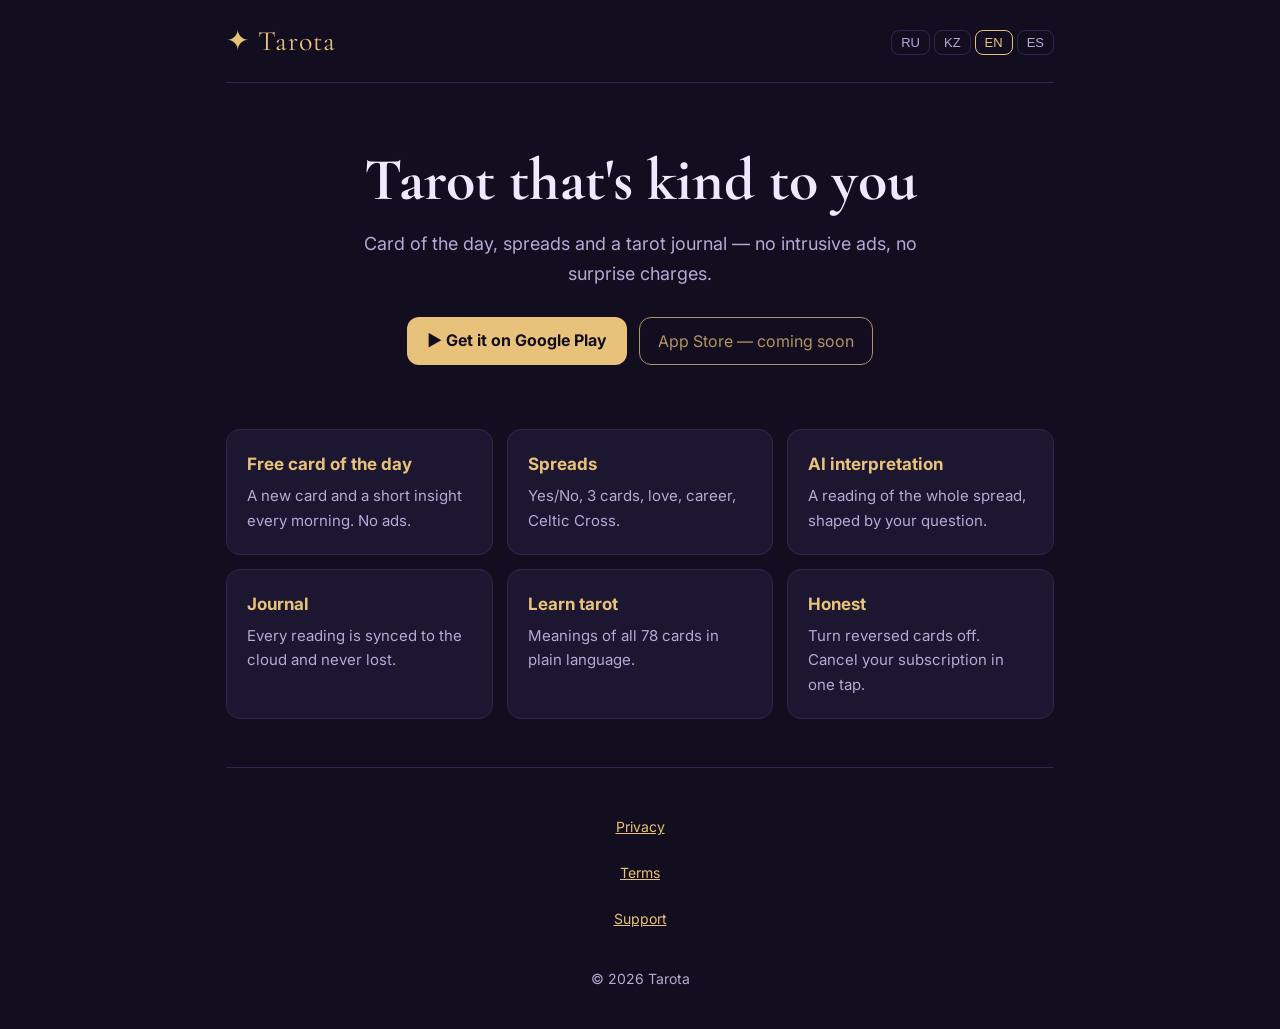
<file: index.html>
<!doctype html>
<html lang="en" data-lang="en"><head><meta charset="utf-8">
<meta name="viewport" content="width=device-width,initial-scale=1">
<title>Tarota — Tarot Reading & Card of the Day</title><meta name="description" content="Tarota — tarot readings, card of the day and tarot journal.">
<link rel="preconnect" href="https://fonts.googleapis.com">
<link href="https://fonts.googleapis.com/css2?family=Cormorant+Garamond:wght@600&family=Inter:wght@400;600&display=swap" rel="stylesheet">
<link rel="stylesheet" href="style.css"><script src="lang.js"></script></head>
<body><div class="wrap">
<header><a class="logo" href="index.html">✦ Tarota</a>
<div class="langs"><button data-set="ru">RU</button><button data-set="kk">KZ</button><button data-set="en">EN</button><button data-set="es">ES</button></div></header>
<main><div data-l="ru"><section class="hero"><h1>Таро, которое бережно к тебе</h1><p>Карта дня, расклады и дневник — без навязчивой рекламы и скрытых списаний.</p><div class="stores"><a class="gp" href="https://play.google.com/store/apps/details?id=online.forwardip.tarota" target="_blank" rel="noopener">▶ Скачать в Google Play</a><span>App Store — скоро</span></div></section><section class="grid"><div class="card"><h3>Карта дня бесплатно</h3><p>Каждое утро — своя карта и короткий совет. Без рекламы.</p></div><div class="card"><h3>Расклады</h3><p>Да/нет, 3 карты, на любовь, на работу, Кельтский крест.</p></div><div class="card"><h3>AI-толкование</h3><p>Разбор всего расклада с учётом твоего вопроса.</p></div><div class="card"><h3>Дневник</h3><p>Все расклады сохраняются в облаке и не теряются.</p></div><div class="card"><h3>Учись таро</h3><p>Значения 78 карт простым языком.</p></div><div class="card"><h3>Честно</h3><p>Можно отключить перевёрнутые карты. Отмена подписки в один тап.</p></div></section></div><div data-l="kk"><section class="hero"><h1>Саған қамқор Таро</h1><p>Күн картасы, болжаулар және күнделік — мазалайтын жарнамасыз және жасырын төлемсіз.</p><div class="stores"><a class="gp" href="https://play.google.com/store/apps/details?id=online.forwardip.tarota" target="_blank" rel="noopener">▶ Google Play-ден жүктеу</a><span>App Store — жақында</span></div></section><section class="grid"><div class="card"><h3>Күн картасы тегін</h3><p>Әр таң сайын — жаңа карта мен қысқа кеңес. Жарнамасыз.</p></div><div class="card"><h3>Болжаулар</h3><p>Иә/жоқ, 3 карта, махаббат, жұмыс, Кельт кресі.</p></div><div class="card"><h3>AI-түсіндірме</h3><p>Сұрағыңды ескеретін толық талдау.</p></div><div class="card"><h3>Күнделік</h3><p>Барлық болжаулар бұлтта сақталады.</p></div><div class="card"><h3>Таро үйрен</h3><p>78 картаның мағынасы қарапайым тілмен.</p></div><div class="card"><h3>Адал</h3><p>Төңкерілген карталарды өшіруге болады. Жазылымнан бір түртумен бас тарту.</p></div></section></div><div data-l="en"><section class="hero"><h1>Tarot that's kind to you</h1><p>Card of the day, spreads and a tarot journal — no intrusive ads, no surprise charges.</p><div class="stores"><a class="gp" href="https://play.google.com/store/apps/details?id=online.forwardip.tarota" target="_blank" rel="noopener">▶ Get it on Google Play</a><span>App Store — coming soon</span></div></section><section class="grid"><div class="card"><h3>Free card of the day</h3><p>A new card and a short insight every morning. No ads.</p></div><div class="card"><h3>Spreads</h3><p>Yes/No, 3 cards, love, career, Celtic Cross.</p></div><div class="card"><h3>AI interpretation</h3><p>A reading of the whole spread, shaped by your question.</p></div><div class="card"><h3>Journal</h3><p>Every reading is synced to the cloud and never lost.</p></div><div class="card"><h3>Learn tarot</h3><p>Meanings of all 78 cards in plain language.</p></div><div class="card"><h3>Honest</h3><p>Turn reversed cards off. Cancel your subscription in one tap.</p></div></section></div><div data-l="es"><section class="hero"><h1>Un tarot que te cuida</h1><p>Carta del día, tiradas y diario — sin anuncios invasivos ni cobros sorpresa.</p><div class="stores"><a class="gp" href="https://play.google.com/store/apps/details?id=online.forwardip.tarota" target="_blank" rel="noopener">▶ Descargar en Google Play</a><span>App Store — muy pronto</span></div></section><section class="grid"><div class="card"><h3>Carta del día gratis</h3><p>Cada mañana, una carta y un consejo breve. Sin anuncios.</p></div><div class="card"><h3>Tiradas</h3><p>Sí o No, 3 cartas, amor, trabajo, Cruz Celta.</p></div><div class="card"><h3>Interpretación con IA</h3><p>Lectura de toda la tirada según tu pregunta.</p></div><div class="card"><h3>Diario</h3><p>Tus lecturas se guardan en la nube y nunca se pierden.</p></div><div class="card"><h3>Aprende tarot</h3><p>Los significados de las 78 cartas, en lenguaje claro.</p></div><div class="card"><h3>Honesto</h3><p>Desactiva las cartas invertidas. Cancela la suscripción con un toque.</p></div></section></div></main>
<footer><a href="privacy.html"><span data-l="ru">Конфиденциальность</span><span data-l="kk">Құпиялылық</span><span data-l="en">Privacy</span><span data-l="es">Privacidad</span></a>
<a href="terms.html"><span data-l="ru">Условия</span><span data-l="kk">Шарттар</span><span data-l="en">Terms</span><span data-l="es">Términos</span></a>
<a href="support.html"><span data-l="ru">Поддержка</span><span data-l="kk">Қолдау</span><span data-l="en">Support</span><span data-l="es">Soporte</span></a>
<p>© 2026 Tarota</p></footer></div></body></html>
</file>
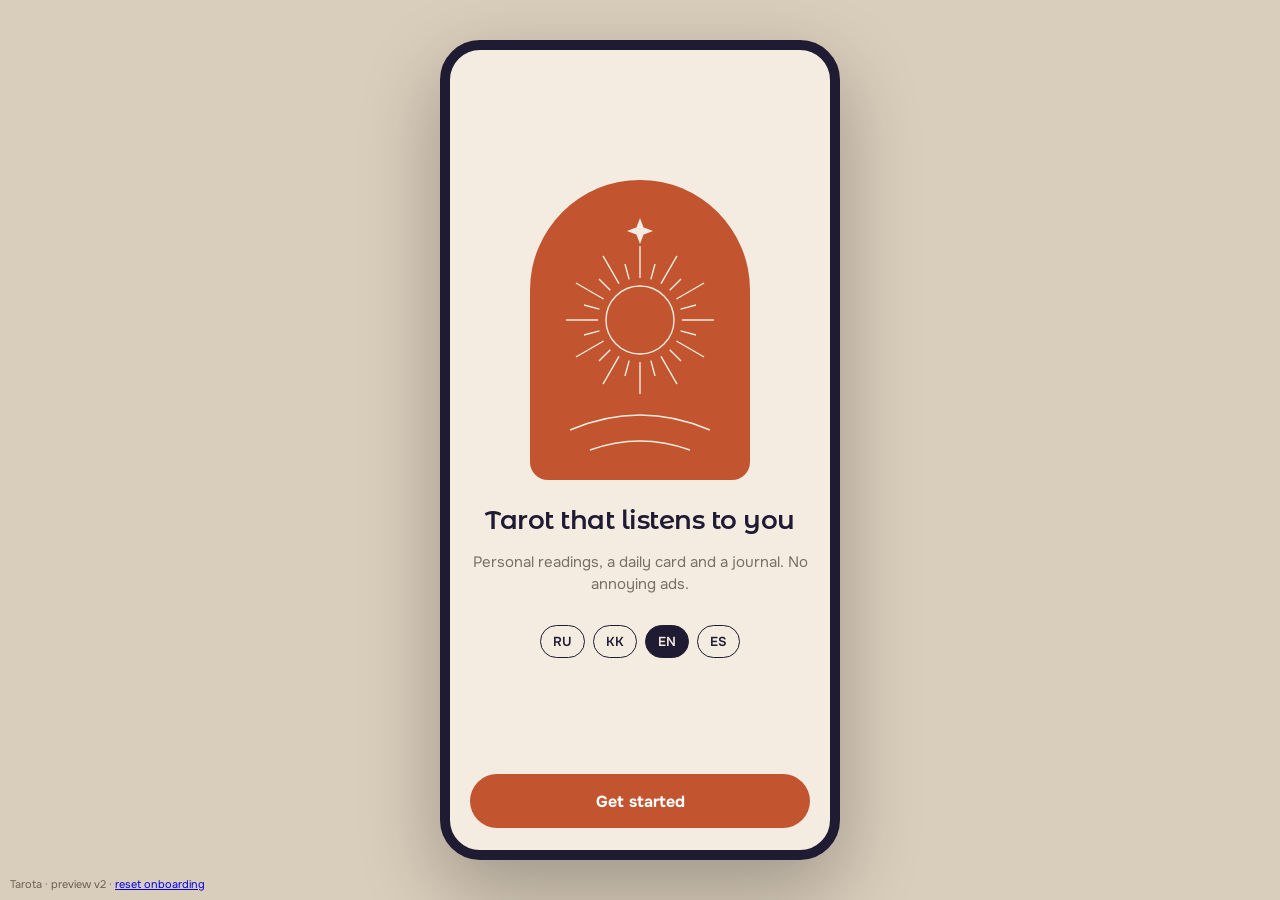
<file: app.html>
<!doctype html>
<html lang="ru"><head><meta charset="utf-8">
<meta name="viewport" content="width=device-width,initial-scale=1">
<title>Tarota Preview</title>
<link rel="preconnect" href="https://fonts.googleapis.com">
<link href="https://fonts.googleapis.com/css2?family=Montserrat+Alternates:wght@600&family=Onest:wght@400;600;700&display=swap" rel="stylesheet">
<style>
:root{--paper:#F4ECE0;--paper2:#EADFCF;--card:#FFFAF2;--ink:#1F1B33;--terra:#C2552F;--terra2:#E6A07A;--sage:#6E8B74;--muted:#7A6F66;--line:#DCCFBD}
*{box-sizing:border-box;-webkit-tap-highlight-color:transparent}
body{margin:0;background:#d9cdbb;color:var(--ink);font:15px/1.5 Onest,system-ui,sans-serif;display:flex;justify-content:center;min-height:100vh}
.phone{width:100%;max-width:400px;height:100vh;max-height:860px;background:var(--paper);display:flex;flex-direction:column;position:relative;overflow:hidden}
@media(min-width:500px){body{align-items:center}.phone{border:10px solid #1F1B33;border-radius:40px;height:820px;box-shadow:0 30px 80px #0004}}
main{flex:1;overflow-y:auto;padding:22px 20px 110px}
main.ob{padding-bottom:22px;display:flex;flex-direction:column}
h1,h2,.disp{font-family:'Montserrat Alternates',sans-serif;font-weight:600;letter-spacing:-.5px;margin:0}
h1{font-size:26px;line-height:1.15;margin-bottom:10px}
h2{font-size:17px;margin:26px 0 12px}
.muted{color:var(--muted)}.small{font-size:13px}.tiny{font-size:12px}
.center{text-align:center}
/* nav: floating pill */
nav{position:absolute;left:14px;right:14px;bottom:14px;height:64px;background:#1F1B33;border-radius:32px;display:flex;align-items:center;justify-content:space-around;padding:0 6px}
nav button{background:none;border:0;color:#cfc6e8;width:56px;height:52px;border-radius:26px;display:flex;flex-direction:column;align-items:center;justify-content:center;gap:2px;cursor:pointer;font:600 10px Onest}
nav button.on{background:var(--terra);color:#fff}
nav svg{width:22px;height:22px}
/* arch cards */
.card{aspect-ratio:.6;border-radius:999px 999px 14px 14px/ 60% 60% 14px 14px;position:relative;cursor:pointer;user-select:none;overflow:hidden;flex:none}
.card.down{background:var(--terra);box-shadow:inset 0 0 0 5px var(--terra),inset 0 0 0 6.5px #f4ece099}
.card.down svg{position:absolute;inset:0;width:100%;height:100%}
.card.up{background:var(--card);box-shadow:inset 0 0 0 1.5px var(--ink)}
.card .in{position:absolute;inset:0}
.card.rev .in{transform:rotate(180deg)}
.card .in svg{position:absolute;left:18%;top:24%;width:64%;height:44%}
.card .lbl{position:absolute;top:11%;left:0;right:0;text-align:center;font:600 11px 'Montserrat Alternates';color:var(--terra)}
.card .nm{position:absolute;bottom:7%;left:6%;right:6%;text-align:center;font-size:10.5px;font-weight:700;line-height:1.2}
.card.up.img{border-radius:10px;box-shadow:0 2px 0 var(--line),inset 0 0 0 1px var(--ink);background:var(--card)}
.card.up.img img{position:absolute;inset:0;width:100%;height:100%;object-fit:cover;border-radius:10px}
.card.rev img{transform:rotate(180deg)}
.cname{font:600 18px 'Montserrat Alternates';letter-spacing:-.3px}
.pos{color:var(--terra);font:700 11px Onest;letter-spacing:1.2px;text-transform:uppercase}
.row{display:flex;gap:14px;padding:12px 0;border-bottom:1px solid var(--line)}
.btn{width:100%;height:54px;border-radius:27px;border:0;background:var(--ink);color:var(--paper);font:700 16px Onest;cursor:pointer}
.btn:disabled{opacity:.35}
.btn.t{background:var(--terra);color:#fff}
.obtn{width:100%;height:48px;border-radius:24px;border:1.5px solid var(--ink);background:none;color:var(--ink);font:700 15px Onest;cursor:pointer}
.link{background:none;border:0;color:var(--terra);font:700 15px Onest;padding:8px 0;cursor:pointer;text-decoration:none;display:inline-block}
input.f,textarea{width:100%;background:var(--card);border:1.5px solid var(--line);border-radius:16px;color:var(--ink);padding:16px;font:600 17px Onest;outline:none}
input.f:focus,textarea:focus{border-color:var(--ink)}
textarea{font-size:15px;font-weight:400;resize:none}
.chips{display:flex;flex-wrap:wrap;gap:10px}
.chip{border:1.5px solid var(--ink);border-radius:22px;padding:11px 16px;background:none;color:var(--ink);font:600 15px Onest;cursor:pointer}
.chip.on{background:var(--ink);color:var(--paper)}
.opt{display:block;width:100%;text-align:left;border:1.5px solid var(--line);background:var(--card);border-radius:16px;padding:16px;margin-bottom:10px;font:600 16px Onest;color:var(--ink);cursor:pointer}
.opt.on{border-color:var(--ink);box-shadow:inset 0 0 0 1px var(--ink)}
.prog{display:flex;gap:5px;margin-bottom:28px}.prog i{flex:1;height:4px;border-radius:2px;background:var(--line)}.prog i.on{background:var(--terra)}
.grow{flex:1}
.tiles{display:grid;grid-template-columns:1fr 1fr;gap:10px}
.tile{border-radius:20px;padding:16px;min-height:104px;display:flex;flex-direction:column;justify-content:space-between;cursor:pointer;border:0;text-align:left;font:inherit;color:#1F1B33}
.tile b{font:600 14px 'Montserrat Alternates';letter-spacing:-.3px}
.tile .ic{width:30px;height:30px}
.c1{background:#F2C9B4}.c2{background:#CFDCCB}.c3{background:#E3D6F0}.c4{background:#F3E1A8}.c5{background:#1F1B33;color:#F4ECE0}
.ask{background:var(--ink);color:var(--paper);border-radius:24px;padding:20px}
.ask textarea{background:#2C2745;border-color:#2C2745;color:var(--paper);margin:12px 0}
.ask textarea::placeholder{color:#a69fc4}
.daily{display:flex;gap:16px;align-items:center;background:var(--card);border-radius:24px;padding:16px;cursor:pointer;border:1.5px solid var(--line)}
.badge{display:inline-flex;align-items:center;gap:6px;background:var(--paper2);border-radius:14px;padding:6px 12px;font:700 12px Onest}
.grid{display:grid;grid-template-columns:repeat(auto-fill,minmax(84px,1fr));gap:12px}
.answer{font:600 46px 'Montserrat Alternates';color:var(--terra);text-align:center;margin:6px 0}
hr{border:0;border-top:1px solid var(--line);margin:14px 0}
.plan{display:flex;align-items:center;justify-content:space-between;border:1.5px solid var(--line);background:var(--card);border-radius:18px;padding:16px;margin-bottom:10px;cursor:pointer}
.plan.on{border-color:var(--terra);box-shadow:inset 0 0 0 1px var(--terra)}
.plan .tag{background:var(--terra);color:#fff;font:700 11px Onest;border-radius:10px;padding:4px 8px}
.ben{display:flex;gap:10px;align-items:center;margin:9px 0;font-weight:600}
.ben i{width:22px;height:22px;border-radius:11px;background:var(--sage);color:#fff;display:flex;align-items:center;justify-content:center;font-style:normal;font-size:13px}
.x{position:absolute;top:16px;right:18px;background:none;border:0;font-size:26px;color:var(--muted);cursor:pointer}
.check{display:flex;align-items:center;gap:12px;margin:14px 0;font-weight:600;opacity:.25;transition:.4s}.check.on{opacity:1}
.check i{width:24px;height:24px;border-radius:12px;background:var(--terra);color:#fff;display:flex;align-items:center;justify-content:center;font-style:normal}
label.r{display:flex;align-items:center;gap:10px;padding:6px 0;cursor:pointer;font-weight:600}
input[type=radio],input[type=checkbox]{accent-color:var(--terra);width:20px;height:20px}
.hero-arch{width:220px;height:300px;margin:10px auto 26px;border-radius:110px 110px 18px 18px;background:var(--terra);position:relative;overflow:hidden}
.hero-arch svg{position:absolute;inset:0;width:100%;height:100%}
html[data-th=dark]{--paper:#15121F;--paper2:#26213A;--card:#1E1A2E;--ink:#F1EADF;--muted:#A59CB8;--line:#332D48;--terra:#D9683F}
html[data-th=dark] body{background:#0b0912}
html[data-th=dark] nav{background:#2A2440}
html[data-th=dark] .chip{border-color:var(--ink)}
.card.up{color:var(--ink)}
.wheels{position:relative;display:flex;background:var(--card);border:1.5px solid var(--line);border-radius:20px;padding:0 10px;height:220px;overflow:hidden}
.wheels:before{content:"";position:absolute;left:10px;right:10px;top:88px;height:44px;background:var(--paper2);border-radius:12px}
.wheel{position:relative;flex:1;overflow-y:scroll;scroll-snap-type:y mandatory;scrollbar-width:none;padding:88px 0;-webkit-mask:linear-gradient(transparent,#000 30%,#000 70%,transparent)}
.wheel::-webkit-scrollbar{display:none}
.wheel div{height:44px;line-height:44px;text-align:center;scroll-snap-align:center;font-size:16px;color:var(--muted);cursor:pointer;white-space:nowrap}
.wheel div.sel{color:var(--ink);font:600 18px 'Montserrat Alternates',sans-serif}
.lesson p{font-size:16px;line-height:1.6;margin:14px 0 0;white-space:pre-line}
.qopt{display:block;width:100%;text-align:left;border:1.5px solid var(--line);background:var(--card);border-radius:16px;padding:14px 16px;margin-bottom:10px;font:400 15px Onest;color:var(--ink);cursor:pointer}
.qopt.ok{border-color:var(--sage);background:#6E8B7433}.qopt.bad{border-color:var(--terra);background:#C2552F22}
.note{position:fixed;bottom:8px;left:10px;font-size:11px;color:#6d6252}
@media(max-width:499px){.note{display:none}}
</style></head><body>
<div class="phone"><main id="m"></main><nav id="n"></nav></div>
<div class="note">Tarota · preview v2 · <a href="#" onclick="localStorage.removeItem('tarota2');location.reload()">reset onboarding</a></div>
<script>
const DATA={"D": {"MAJOR_NAMES": [["Шут", "Маг", "Верховная Жрица", "Императрица", "Император", "Иерофант", "Влюблённые", "Колесница", "Сила", "Отшельник", "Колесо Фортуны", "Справедливость", "Повешенный", "Смерть", "Умеренность", "Дьявол", "Башня", "Звезда", "Луна", "Солнце", "Суд", "Мир"], ["Сайқымазақ", "Сиқыршы", "Бас абыз әйел", "Императрица", "Император", "Иерофант", "Ғашықтар", "Арба", "Күш", "Дәруіш", "Тағдыр дөңгелегі", "Әділдік", "Асылған адам", "Өлім", "Ұстамдылық", "Шайтан", "Мұнара", "Жұлдыз", "Ай", "Күн", "Сот", "Әлем"], ["The Fool", "The Magician", "The High Priestess", "The Empress", "The Emperor", "The Hierophant", "The Lovers", "The Chariot", "Strength", "The Hermit", "Wheel of Fortune", "Justice", "The Hanged Man", "Death", "Temperance", "The Devil", "The Tower", "The Star", "The Moon", "The Sun", "Judgement", "The World"], ["El Loco", "El Mago", "La Sacerdotisa", "La Emperatriz", "El Emperador", "El Hierofante", "Los Enamorados", "El Carro", "La Fuerza", "El Ermitaño", "La Rueda de la Fortuna", "La Justicia", "El Colgado", "La Muerte", "La Templanza", "El Diablo", "La Torre", "La Estrella", "La Luna", "El Sol", "El Juicio", "El Mundo"]], "MAJOR_UP": [["Новое начало, спонтанность и доверие к пути.", "Сила воли, умения и все ресурсы, чтобы задуманное сбылось.", "Интуиция, внутреннее знание и тихая мудрость.", "Изобилие, забота, творчество и рост.", "Структура, стабильность и ясное руководство.", "Традиции, обучение и надёжный наставник.", "Любовь, гармония и важный выбор.", "Решимость, движение вперёд и победа через фокус.", "Внутренняя сила, терпение и мягкая смелость.", "Размышление, уединение и поиск истины.", "Перемены, циклы и поворот удачи.", "Честность, истина и закон причины и следствия.", "Пауза, принятие и новый взгляд на ситуацию.", "Завершение, которое освобождает место для перемен.", "Баланс, терпение и умеренность.", "Привязанности, соблазны и шаблоны, которые стоит заметить.", "Внезапная перемена, которая расчищает путь к правде.", "Надежда, исцеление и новая вера в себя.", "Интуиция, сны и неопределённость.", "Радость, успех и тепло.", "Пробуждение, переосмысление и новое призвание.", "Завершённость, целостность и достижение."], ["Жаңа бастама, еркіндік және жолға сенім.", "Ерік-жігер, шеберлік және ойыңды жүзеге асыратын ресурстар.", "Түйсік, ішкі білім және сабырлы даналық.", "Молшылық, қамқорлық, шығармашылық және өсу.", "Тәртіп, тұрақтылық және айқын басшылық.", "Дәстүр, оқу және сенімді ұстаз.", "Махаббат, үйлесім және маңызды таңдау.", "Батылдық, алға қозғалыс және назар арқылы жеңіс.", "Ішкі күш, сабыр және жұмсақ батылдық.", "Ой толғау, оңашалық және ақиқатты іздеу.", "Өзгеріс, кезеңдер және сәттіліктің бұрылысы.", "Әділдік, ақиқат және себеп пен салдар.", "Үзіліс, қабылдау және жағдайға жаңа көзқарас.", "Жаңа өзгеріске орын ашатын аяқталу.", "Тепе-теңдік, сабыр және байсалдылық.", "Тәуелділік, азғыру және байқауға тұрарлық әдеттер.", "Ақиқатқа жол ашатын кенет өзгеріс.", "Үміт, сауығу және өзіңе жаңа сенім.", "Түйсік, түстер және белгісіздік.", "Қуаныш, табыс және жылулық.", "Ояну, қайта ой елегінен өткізу және жаңа шақыру.", "Аяқталу, тұтастық және жетістік."], ["New beginnings, spontaneity and trust in the journey.", "Willpower, skill and the resources to make it happen.", "Intuition, inner knowing and quiet wisdom.", "Abundance, care, creativity and growth.", "Structure, stability and clear leadership.", "Tradition, learning and trusted guidance.", "Love, harmony and a meaningful choice.", "Determination, momentum and victory through focus.", "Inner strength, patience and gentle courage.", "Reflection, solitude and the search for truth.", "Change, cycles and a turn of luck.", "Fairness, truth and cause and effect.", "A pause, surrender and a new perspective.", "An ending that makes space for transformation.", "Balance, patience and moderation.", "Attachments, temptation and patterns worth noticing.", "Sudden change that clears the way for truth.", "Hope, healing and renewed faith in yourself.", "Intuition, dreams and uncertainty.", "Joy, success and warmth.", "Awakening, reflection and a fresh calling.", "Completion, wholeness and achievement."], ["Nuevos comienzos, espontaneidad y confianza en el camino.", "Voluntad, habilidad y los recursos para lograrlo.", "Intuición, sabiduría interior y calma.", "Abundancia, cuidado, creatividad y crecimiento.", "Estructura, estabilidad y liderazgo claro.", "Tradición, aprendizaje y una guía de confianza.", "Amor, armonía y una elección importante.", "Determinación, impulso y victoria gracias al enfoque.", "Fuerza interior, paciencia y valentía serena.", "Reflexión, soledad y búsqueda de la verdad.", "Cambio, ciclos y un giro de la suerte.", "Equidad, verdad y causa y efecto.", "Una pausa, aceptación y una nueva perspectiva.", "Un final que abre espacio a la transformación.", "Equilibrio, paciencia y moderación.", "Apegos, tentaciones y patrones que conviene observar.", "Un cambio repentino que despeja el camino hacia la verdad.", "Esperanza, sanación y nueva fe en ti.", "Intuición, sueños e incertidumbre.", "Alegría, éxito y calidez.", "Despertar, reflexión y una nueva vocación.", "Plenitud, integridad y logro."]], "MAJOR_REV": [["Сомнения или безрассудство — сначала осмотрись.", "Распылённая энергия или неиспользованный талант — сфокусируйся.", "Ты не слышишь внутренний голос — замедлись и прислушайся.", "Творческий застой или ты отдаёшь слишком много — позаботься и о себе.", "Жёсткость или контроль — добавь гибкости.", "Сомнение в правилах и поиск своего пути.", "Неуверенность в выборе — вернись к своим ценностям.", "Потеря направления — собери силы, прежде чем двигаться.", "Неуверенность в себе — будь к себе добрее и восстанавливай силы.", "Изоляция — возможно, пора снова выйти к людям.", "Сопротивление переменам — чему учит этот цикл?", "Несправедливость или уход от ответственности — будь честен с собой.", "Застой — маленький шаг поможет сдвинуться.", "Держишься за прошлое — отпустив, почувствуешь облегчение.", "Перегиб или спешка — вернись к спокойному ритму.", "Освобождение и возвращение своей силы.", "Ты избегаешь нужной перемены — или буря уже проходит.", "Уныние — маленькие шаги вернут свет.", "Туман рассеивается — правда выходит наружу.", "Временные тучи — оптимизм вернётся.", "Самокритика — прости себя и иди дальше.", "Почти у цели — заверши начатое."], ["Күмән немесе асығыстық — алдымен айналаңа қара.", "Шашыраған қуат немесе пайдаланылмаған қабілет — назарыңды жина.", "Ішкі даусыңды естімей жүрсің — баяула да, тыңда.", "Шығармашылық тоқырау немесе тым көп беру — өзіңе де қамқор бол.", "Қатқылдық не бақылау — икемділік қос.", "Ережеге күмән және өз жолыңды іздеу.", "Таңдаудағы күмән — өз құндылықтарыңа орал.", "Бағытты жоғалту — қозғалмас бұрын күш жина.", "Өзіңе сенбеу — өзіңе мейірімді бол, күшіңді қалпына келтір.", "Оқшаулану — адамдармен қайта байланысатын уақыт болар.", "Өзгеріске қарсылық — бұл кезең неге үйретеді?", "Әділетсіздік не жауапкершіліктен қашу — өзіңе адал бол.", "Тоқырау — кішкентай қадам алға жылжытады.", "Өткенге жабысу — жіберсең, жеңілдік табасың.", "Асқыну не асығу — сабырлы ырғаққа орал.", "Босану және өз күшіңді қайтару.", "Қажетті өзгерістен қашу — немесе дауыл өтіп барады.", "Көңіл түсу — кішкентай қадамдар жарықты қайтарады.", "Тұман сейіледі — ақиқат ашылады.", "Уақытша бұлт — үмітің қайта оралады.", "Өзіңді сынау — өзіңді кешір де, алға жүр.", "Мақсатқа жақынсың — бастағаныңды аяқта."], ["Hesitation or recklessness — look before you leap.", "Scattered energy or unused talent — focus your intention.", "Ignoring your inner voice — slow down and listen.", "Creative block or giving too much — care for yourself too.", "Rigidity or control — balance order with flexibility.", "Questioning the rules and finding your own path.", "Doubt about a choice — reconnect with your values.", "Losing direction — gather your energy before moving on.", "Self-doubt — be kind to yourself and rebuild confidence.", "Isolation — it may be time to reconnect with others.", "Resisting change — what can this cycle teach you?", "Unfairness or avoided responsibility — be honest with yourself.", "Feeling stuck — one small step can release it.", "Holding on to the past — letting go brings relief.", "Excess or haste — return to a steady rhythm.", "Breaking free and reclaiming your power.", "Avoiding a needed change — or the storm is passing.", "Discouragement — small acts of hope restore the light.", "Confusion clearing — the truth comes to light.", "Temporary clouds — your optimism will return.", "Self-criticism — forgive yourself and move forward.", "Almost there — finish what you started."], ["Duda o imprudencia: mira antes de saltar.", "Energía dispersa o talento sin usar: enfoca tu intención.", "Ignoras tu voz interior: baja el ritmo y escucha.", "Bloqueo creativo o das demasiado: cuídate también a ti.", "Rigidez o control: equilibra el orden con flexibilidad.", "Cuestionar las reglas y buscar tu propio camino.", "Dudas ante una elección: vuelve a tus valores.", "Pérdida de rumbo: reúne fuerzas antes de avanzar.", "Inseguridad: sé amable contigo y recupera la confianza.", "Aislamiento: quizá es momento de reconectar con otros.", "Resistencia al cambio: ¿qué te enseña este ciclo?", "Injusticia o responsabilidad evitada: sé honesto contigo.", "Estancamiento: un pequeño paso puede liberarte.", "Aferrarte al pasado: soltar trae alivio.", "Exceso o prisa: vuelve a un ritmo sereno.", "Liberarte y recuperar tu poder.", "Evitas un cambio necesario, o la tormenta ya pasa.", "Desánimo: pequeños gestos de esperanza devuelven la luz.", "La confusión se disipa: la verdad sale a la luz.", "Nubes pasajeras: tu optimismo volverá.", "Autocrítica: perdónate y sigue adelante.", "Casi lo logras: termina lo que empezaste."]], "SUIT_NAMES": [["Жезлов", "Кубков", "Мечей", "Пентаклей"], ["Таяқтар", "Тостағандар", "Қылыштар", "Пентакльдер"], ["Wands", "Cups", "Swords", "Pentacles"], ["Bastos", "Copas", "Espadas", "Oros"]], "RANK_NAMES": [["Туз", "Двойка", "Тройка", "Четвёрка", "Пятёрка", "Шестёрка", "Семёрка", "Восьмёрка", "Девятка", "Десятка", "Паж", "Рыцарь", "Королева", "Король"], ["тузы", "екісі", "үші", "төрті", "бесі", "алтысы", "жетісі", "сегізі", "тоғызы", "оны", "пажы", "рыцары", "патшайымы", "патшасы"], ["Ace", "Two", "Three", "Four", "Five", "Six", "Seven", "Eight", "Nine", "Ten", "Page", "Knight", "Queen", "King"], ["As", "Dos", "Tres", "Cuatro", "Cinco", "Seis", "Siete", "Ocho", "Nueve", "Diez", "Sota", "Caballero", "Reina", "Rey"]], "RANK_UP": [["Новое начало и свежие возможности", "Баланс, партнёрство и выбор", "Рост, сотрудничество и первые результаты", "Стабильность, отдых и закрепление", "Испытание, конфликт или потеря", "Гармония, поддержка и прогресс", "Оценка, стратегия и упорство", "Движение, усилия и мастерство", "Почти у цели: стойкость и удовлетворение", "Завершение цикла: полнота или груз", "Любопытство, новости и свежий старт", "Действие, напор и стремление", "Забота, зрелость и внутренняя уверенность", "Мастерство, лидерство и ответственность"], ["Жаңа бастама мен тың мүмкіндік", "Тепе-теңдік, серіктестік және таңдау", "Өсу, ынтымақ және алғашқы нәтиже", "Тұрақтылық, демалыс және бекіту", "Сынақ, қақтығыс немесе жоғалту", "Үйлесім, қолдау және ілгерілеу", "Бағалау, стратегия және табандылық", "Қозғалыс, еңбек және шеберлік", "Мақсатқа жақын: төзім мен қанағат", "Кезеңнің аяқталуы: толықтық не жүк", "Қызығушылық, жаңалық және жаңа бастау", "Әрекет, екпін және ұмтылыс", "Қамқорлық, кемелдік және ішкі сенім", "Шеберлік, көшбасшылық және жауапкершілік"], ["A new beginning and fresh potential", "Balance, partnership and a choice", "Growth, collaboration and first results", "Stability, rest and consolidation", "Challenge, conflict or loss", "Harmony, support and progress", "Assessment, strategy and perseverance", "Movement, effort and mastery", "Near completion: resilience and fulfilment", "End of a cycle: fullness or burden", "Curiosity, news and a fresh start", "Action, drive and pursuit", "Nurturing, maturity and inner confidence", "Mastery, leadership and responsibility"], ["Un nuevo comienzo y potencial fresco", "Equilibrio, asociación y una elección", "Crecimiento, colaboración y primeros resultados", "Estabilidad, descanso y consolidación", "Desafío, conflicto o pérdida", "Armonía, apoyo y progreso", "Evaluación, estrategia y perseverancia", "Movimiento, esfuerzo y maestría", "Casi al final: resiliencia y satisfacción", "Fin de un ciclo: plenitud o carga", "Curiosidad, noticias y un nuevo inicio", "Acción, impulso y búsqueda", "Cuidado, madurez y confianza interior", "Maestría, liderazgo y responsabilidad"]], "RANK_REV": [["Задержка или упущенная возможность", "Дисбаланс или нерешительность", "Рост тормозит или не хватает командной работы", "Застой или сопротивление переменам", "Восстановление и выход из трудностей", "Перекос между «давать» и «брать»", "Сомнения, отвлечение или нет фокуса", "Замедление, раздражение, чувство застоя", "Тревога или усталость перед финишем", "Освобождение от груза или незавершённый цикл", "Незрелость или неясные сигналы", "Спешка или распылённая энергия", "Неуверенность или чрезмерная отдача", "Проблемы с контролем или злоупотребление властью"], ["Кешігу немесе жіберілген мүмкіндік", "Тепе-теңдіктің бұзылуы не шешімсіздік", "Өсу баяулайды не ынтымақ жетіспейді", "Тоқырау не өзгеріске қарсылық", "Қалпына келу және қиындықтан шығу", "Беру мен алу арасындағы теңсіздік", "Күмән, алаңдау не назардың болмауы", "Баяулау, ашу, тұйыққа тірелу сезімі", "Мәре алдындағы алаң не шаршау", "Жүктен босану не аяқталмаған кезең", "Пісіп-жетілмеу не түсініксіз белгілер", "Асығыстық не шашыраған қуат", "Сенімсіздік не тым көп беру", "Бақылау мәселесі не билікті теріс пайдалану"], ["Delays or a missed opportunity", "Imbalance or indecision", "Slow growth or weak teamwork", "Stagnation or resistance to change", "Recovery and moving past difficulty", "Imbalance between giving and taking", "Doubt, distraction or lack of focus", "Slowdown, frustration or feeling stuck", "Worry or fatigue before the finish", "Releasing a burden or an unfinished cycle", "Immaturity or unclear messages", "Haste or scattered energy", "Insecurity or overgiving", "Control issues or misuse of power"], ["Retrasos o una oportunidad perdida", "Desequilibrio o indecisión", "Crecimiento lento o poco trabajo en equipo", "Estancamiento o resistencia al cambio", "Recuperación y superación de dificultades", "Desequilibrio entre dar y recibir", "Duda, distracción o falta de enfoque", "Lentitud, frustración o sensación de bloqueo", "Preocupación o cansancio antes de la meta", "Liberarte de una carga o un ciclo sin cerrar", "Inmadurez o mensajes poco claros", "Prisa o energía dispersa", "Inseguridad o dar demasiado", "Problemas de control o abuso de poder"]], "SUIT_DOMAIN": [["в страсти, творчестве и делах", "в чувствах и отношениях", "в мыслях, решениях и общении", "в деньгах, работе и здоровье"], ["құштарлықта, шығармашылықта және істе", "сезімде және қарым-қатынаста", "ойда, шешімде және қарым-қатынаста", "ақшада, жұмыста және денсаулықта"], ["in passion, creativity and action", "in feelings and relationships", "in thoughts, decisions and communication", "in money, work and health"], ["en la pasión, la creatividad y la acción", "en los sentimientos y las relaciones", "en los pensamientos, las decisiones y la comunicación", "en el dinero, el trabajo y la salud"]]}, "S": {"tab_today": ["Сегодня", "Бүгін", "Today", "Hoy"], "tab_spreads": ["Расклады", "Болжаулар", "Spreads", "Tiradas"], "tab_cards": ["Карты", "Карталар", "Cards", "Cartas"], "tab_journal": ["Дневник", "Күнделік", "Journal", "Diario"], "settings": ["Настройки", "Баптаулар", "Settings", "Ajustes"], "card_of_day": ["Карта дня", "Күн картасы", "Card of the day", "Carta del día"], "daily_hint": ["Карта дня не меняется до завтра. Подумай, как её совет связан с твоим днём.", "Күн картасы ертеңге дейін өзгермейді. Оның кеңесі күніңе қалай қатысты екенін ойлан.", "Your card stays the same until tomorrow. Think about how its advice fits your day.", "Tu carta no cambia hasta mañana. Piensa cómo su consejo encaja en tu día."], "tap_reveal": ["Нажми, чтобы открыть", "Ашу үшін түрт", "Tap to reveal", "Toca para revelar"], "reversed": ["Перевёрнутая", "Төңкерілген", "Reversed", "Invertida"], "upright": ["Прямое положение", "Тура қалып", "Upright", "Al derecho"], "question_hint": ["Твой вопрос (необязательно)", "Сұрағың (міндетті емес)", "Your question (optional)", "Tu pregunta (opcional)"], "draw": ["Вытянуть карты", "Карта тарту", "Draw cards", "Sacar cartas"], "again": ["Новый расклад", "Жаңа болжау", "New reading", "Nueva tirada"], "saved": ["Сохранено в дневник", "Күнделікке сақталды", "Saved to journal", "Guardado en el diario"], "journal_empty": ["Пока нет раскладов. Сделай первый во вкладке «Расклады».", "Әзірге болжау жоқ. Алғашқысын «Болжаулар» бөлімінде жаса.", "No readings yet. Make your first one in Spreads.", "Aún no hay lecturas. Haz la primera en Tiradas."], "delete": ["Удалить", "Жою", "Delete", "Eliminar"], "language": ["Язык", "Тіл", "Language", "Idioma"], "use_reversed": ["Перевёрнутые карты", "Төңкерілген карталар", "Reversed cards", "Cartas invertidas"], "use_reversed_hint": ["Если выключить, все карты выпадают в прямом положении.", "Өшірсең, барлық карта тура қалыпта түседі.", "When off, every card is drawn upright.", "Si lo desactivas, todas las cartas salen al derecho."], "privacy": ["Политика конфиденциальности", "Құпиялылық саясаты", "Privacy policy", "Política de privacidad"], "terms": ["Условия использования", "Пайдалану шарттары", "Terms of use", "Términos de uso"], "support": ["Поддержка", "Қолдау", "Support", "Soporte"], "clear_journal": ["Очистить дневник", "Күнделікті тазалау", "Clear journal", "Borrar diario"], "disclaimer": ["Tarota — для развлечения и саморефлексии. Не является медицинской, юридической или финансовой консультацией.", "Tarota — ойын-сауық пен өзін-өзі тануға арналған. Медициналық, заңдық немесе қаржылық кеңес емес.", "Tarota is for entertainment and self-reflection. It is not medical, legal or financial advice.", "Tarota es para entretenimiento y autorreflexión. No es asesoramiento médico, legal ni financiero."], "yes": ["Да", "Иә", "Yes", "Sí"], "no": ["Нет", "Жоқ", "No", "No"], "maybe": ["Возможно", "Мүмкін", "Maybe", "Quizás"], "back": ["Назад", "Артқа", "Back", "Atrás"], "major": ["Старшие арканы", "Үлкен аркандар", "Major Arcana", "Arcanos mayores"], "minor": ["Младшие арканы", "Кіші аркандар", "Minor Arcana", "Arcanos menores"], "cards_count": ["карт", "карта", "cards", "cartas"], "choose_spread": ["Выбери расклад", "Болжауды таңда", "Choose a spread", "Elige una tirada"]}};const D=DATA.D,S=DATA.S;
const LANGS=["ru","kk","en","es"],LN={ru:"Русский",kk:"Қазақша",en:"English",es:"Español"};
const t4=(ru,kk,en,es)=>[ru,kk,en,es];
Object.assign(S,{
 ob_w_t:t4("Карты Таро, которые слышат тебя","Сені еститін Таро карталары","Tarot that listens to you","Un tarot que te escucha"),
 ob_w_s:t4("Личные расклады, карта дня и дневник. Без навязчивой рекламы.","Жеке болжаулар, күн картасы және күнделік. Мазалайтын жарнамасыз.","Personal readings, a daily card and a journal. No annoying ads.","Lecturas personales, carta del día y diario. Sin anuncios molestos."),
 start:t4("Начать","Бастау","Get started","Empezar"),
 next:t4("Далее","Келесі","Continue","Continuar"),
 skip:t4("Пропустить","Өткізіп жіберу","Skip","Omitir"),
 ob_name_t:t4("Как тебя зовут?","Атың кім?","What's your name?","¿Cómo te llamas?"),
 ob_name_s:t4("Карты будут обращаться к тебе по имени.","Карталар саған атыңмен жүгінеді.","The cards will speak to you by name.","Las cartas te hablarán por tu nombre."),
 name_ph:t4("Имя","Атың","Your name","Tu nombre"),
 ob_birth_t:t4("Когда твой день рождения?","Туған күнің қашан?","When is your birthday?","¿Cuándo es tu cumpleaños?"),
 ob_birth_s:t4("Определим твой знак и аркан судьбы.","Белгің мен тағдыр арканын анықтаймыз.","We'll find your sign and your birth card.","Descubriremos tu signo y tu carta de nacimiento."),
 your_sign:t4("Знак","Белгі","Sign","Signo"),
 birth_card:t4("Аркан судьбы","Тағдыр арканы","Birth card","Carta de nacimiento"),
 ob_focus_t:t4("Что тебя волнует сейчас?","Қазір сені не мазалайды?","What's on your mind?","¿Qué te preocupa ahora?"),
 ob_focus_s:t4("Можно выбрать несколько.","Бірнешеуін таңдауға болады.","Pick as many as you like.","Puedes elegir varias."),
 ob_rel_t:t4("Твой статус в отношениях","Қарым-қатынастағы жағдайың","Your relationship status","Tu situación sentimental"),
 ob_rel_s:t4("Так толкования будут точнее.","Осылай түсіндірме нақтырақ болады.","This makes readings more personal.","Así las lecturas serán más personales."),
 ob_notif_t:t4("Когда присылать карту дня?","Күн картасын қашан жіберейік?","When should we send your daily card?","¿Cuándo te enviamos la carta del día?"),
 ob_notif_s:t4("Одно уведомление в день. Отключается в настройках.","Күніне бір хабарлама. Баптауларда өшіріледі.","One notification a day. Turn it off any time.","Una notificación al día. Desactívala cuando quieras."),
 ob_build_t:t4("Тасуем колоду для","Колоданы араластырудамыз:","Shuffling the deck for","Barajando para"),
 b1:t4("Определяем твой знак","Белгіңді анықтаймыз","Finding your sign","Calculando tu signo"),
 b2:t4("Считаем аркан судьбы","Тағдыр арканын есептеудеміз","Calculating your birth card","Calculando tu carta de nacimiento"),
 b3:t4("Подбираем расклады под твои темы","Тақырыптарыңа болжау таңдаудамыз","Choosing spreads for your topics","Eligiendo tiradas para tus temas"),
 pw_t:t4("Открой Tarota Premium","Tarota Premium-ды аш","Unlock Tarota Premium","Desbloquea Tarota Premium"),
 pw1:t4("Безлимитные AI-толкования","Шексіз AI-түсіндірмелер","Unlimited AI interpretations","Interpretaciones con IA ilimitadas"),
 pw2:t4("Все расклады, включая Кельтский крест","Барлық болжау, Кельт кресін қоса","Every spread, including Celtic Cross","Todas las tiradas, incluida la Cruz Celta"),
 pw3:t4("Дневник в облаке на всех устройствах","Бұлттағы күнделік барлық құрылғыда","Cloud journal on all your devices","Diario en la nube en todos tus dispositivos"),
 pw4:t4("Никакой рекламы","Ешқандай жарнама жоқ","No ads, ever","Sin anuncios"),
 year:t4("Год","Жыл","Yearly","Anual"),month:t4("Месяц","Ай","Monthly","Mensual"),
 year_p:t4("29,99 $ в год","Жылына 29,99 $","$29.99/year","29,99 $/año"),
 month_p:t4("3,99 $ в месяц","Айына 3,99 $","$3.99/month","3,99 $/mes"),
 q3:t4("3 месяца","3 ай","3 months","3 meses"),
 q3_p:t4("3 дня бесплатно, затем 6,99 $ за 3 месяца · 2,33 $/мес","3 күн тегін, кейін 3 айға 6,99 $ · айына 2,33 $","3 days free, then $6.99 per 3 months · $2.33/mo","3 días gratis, luego 6,99 $ cada 3 meses · 2,33 $/mes"),
 best_q3:t4("Выгодно −42%","Тиімді −42%","Best value −42%","Mejor precio −42%"),
 tab_learn:t4("Обучение","Оқу","Learn","Aprende"),lessons:t4("Уроки","Сабақтар","Lessons","Lecciones"),lesson:t4("Урок","Сабақ","Lesson","Lección"),
 practice:t4("Тренировка","Жаттығу","Practice","Práctica"),quiz_t:t4("Угадай значение карты","Карта мағынасын тап","Guess the card's meaning","Adivina el significado"),
 quiz_s:t4("Карта и 3 варианта. Запоминай значения в игре.","Карта және 3 нұсқа. Мағыналарды ойнап жатта.","One card, three options. Learn meanings by playing.","Una carta y tres opciones. Aprende jugando."),
 quiz_q:t4("Что означает эта карта?","Бұл карта нені білдіреді?","What does this card mean?","¿Qué significa esta carta?"),
 correct:t4("Верно!","Дұрыс!","Correct!","¡Correcto!"),wrong:t4("Не совсем","Дұрыс емес","Not quite","No del todo"),score:t4("Счёт","Ұпай","Score","Puntos"),
 next_card:t4("Следующая карта","Келесі карта","Next card","Siguiente carta"),all_cards:t4("Все 78 карт","Барлық 78 карта","All 78 cards","Las 78 cartas"),
 theme:t4("Тема","Тақырып","Theme","Tema"),theme_sys:t4("Как в системе","Жүйедегідей","System","Sistema"),theme_light:t4("Дневная","Күндізгі","Light","Clara"),theme_dark:t4("Тёмная","Қараңғы","Dark","Oscura"),
 tab_home:t4("Главная","Басты","Home","Inicio"),
 pw_cta:t4("Попробовать бесплатно","Тегін байқап көру","Start free trial","Probar gratis"),
 pw_cta2:t4("Подписаться","Жазылу","Subscribe","Suscribirse"),
 pw_note:t4("Отмена в любой момент. Напомним за день до списания.","Кез келген уақытта бас тартуға болады. Төлемнен бір күн бұрын ескертеміз.","Cancel anytime. We'll remind you a day before you're charged.","Cancela cuando quieras. Te avisaremos un día antes del cobro."),
 pw_restore:t4("Восстановить покупки","Сатып алуды қалпына келтіру","Restore purchases","Restaurar compras"),
 hi_m:t4("Доброе утро","Қайырлы таң","Good morning","Buenos días"),hi_d:t4("Добрый день","Қайырлы күн","Good afternoon","Buenas tardes"),hi_e:t4("Добрый вечер","Қайырлы кеш","Good evening","Buenas noches"),
 ask_t:t4("Задай вопрос картам","Карталарға сұрақ қой","Ask the cards","Pregunta a las cartas"),
 ask_ph:t4("Например: что меня ждёт на этой неделе?","Мысалы: осы аптада мені не күтіп тұр?","e.g. What awaits me this week?","Ej.: ¿Qué me espera esta semana?"),
 ask_btn:t4("Вытянуть 3 карты","3 карта тарту","Draw 3 cards","Sacar 3 cartas"),
 quick:t4("Быстрые расклады","Жылдам болжаулар","Quick spreads","Tiradas rápidas"),
 streak:t4("дн. подряд","күн қатарынан","day streak","días seguidos"),
 daily_open:t4("Открыть карту","Картаны ашу","Reveal card","Revelar carta"),
 all_spreads:t4("Все расклады","Барлық болжаулар","All spreads","Todas las tiradas"),
 profile:t4("Профиль","Профиль","Profile","Perfil"),
 redo:t4("Пройти знакомство заново","Танысуды қайта өту","Redo onboarding","Repetir la bienvenida"),
 premium:t4("Tarota Premium","Tarota Premium","Tarota Premium","Tarota Premium"),
 locked:t4("Premium","Premium","Premium","Premium"),
});
const LESSONS=[{"ic": "cards", "t": ["Что такое Таро", "Таро деген не", "What tarot is", "Qué es el tarot"], "b": ["Таро — колода из 78 карт. Сегодня её чаще всего используют не для «точных предсказаний», а как зеркало: символы на картах помогают посмотреть на ситуацию со стороны и задать себе правильные вопросы.\n\nКолода делится на две части: 22 Старших аркана и 56 Младших. Старшие говорят о больших темах и поворотах жизни, Младшие — о повседневных делах, чувствах и решениях.\n\nВ Tarota используется классическая система Райдера-Уэйта (1909) — на ней построено большинство современных колод и книг.\n\nГлавное правило: карта не приговор. Она показывает тенденцию и подсказку, а решения всегда принимаешь ты.", "Таро — 78 картадан тұратын колода. Бүгінде оны «нақты болжам» үшін емес, айна ретінде жиі қолданады: карталардағы символдар жағдайға сырттай қарауға және өзіңе дұрыс сұрақ қоюға көмектеседі.\n\nКолода екі бөлікке бөлінеді: 22 Үлкен аркан және 56 Кіші аркан. Үлкендері өмірдің үлкен тақырыптары мен бетбұрыстары туралы, Кішілері — күнделікті істер, сезімдер мен шешімдер туралы.\n\nTarota-да Райдер-Уэйттің (1909) классикалық жүйесі қолданылады — заманауи колодалар мен кітаптардың көбі соған негізделген.\n\nБасты ереже: карта үкім емес. Ол үрдіс пен кеңесті көрсетеді, ал шешімді әрқашан өзің қабылдайсың.", "Tarot is a deck of 78 cards. Today most people use it not for \"exact predictions\" but as a mirror: the symbols help you see a situation from the outside and ask yourself better questions.\n\nThe deck has two parts: 22 Major Arcana and 56 Minor Arcana. The Majors speak about big themes and turning points; the Minors about everyday matters, feelings and decisions.\n\nTarota uses the classic Rider–Waite system (1909), the basis of most modern decks and books.\n\nThe golden rule: a card is not a verdict. It shows a tendency and a hint — the decisions are always yours.", "El tarot es una baraja de 78 cartas. Hoy la mayoría lo usa no para «predicciones exactas», sino como un espejo: los símbolos ayudan a ver una situación desde fuera y a hacerte mejores preguntas.\n\nLa baraja tiene dos partes: 22 Arcanos Mayores y 56 Arcanos Menores. Los Mayores hablan de grandes temas y giros de la vida; los Menores, de asuntos cotidianos, sentimientos y decisiones.\n\nTarota usa el sistema clásico Rider–Waite (1909), la base de la mayoría de barajas y libros modernos.\n\nLa regla de oro: una carta no es una sentencia. Muestra una tendencia y una pista; las decisiones siempre son tuyas."]}, {"ic": "moon", "t": ["Старшие арканы: путь Шута", "Үлкен аркандар: Сайқымазақтың жолы", "Major Arcana: the Fool's journey", "Arcanos Mayores: el viaje del Loco"], "b": ["22 Старших аркана удобно читать как историю. Шут (0) — это ты в начале пути: открытый, наивный, готовый к новому.\n\nДальше он встречает учителей: Мага (воля), Жрицу (интуиция), Императрицу (забота), Императора (порядок), Иерофанта (традиции). Потом приходят выбор (Влюблённые), движение (Колесница) и внутренняя сила (Сила).\n\nВторая половина пути — испытания и перемены: Отшельник, Колесо Фортуны, Повешенный, Смерть, Башня. Они не «плохие» — они очищают место для нового.\n\nПуть завершается светом: Звезда (надежда), Луна (сомнения), Солнце (радость), Суд (пробуждение) и Мир (целостность). Если в раскладе много Старших арканов — ситуация важная и надолго.", "22 Үлкен арканды бір оқиға ретінде оқу ыңғайлы. Сайқымазақ (0) — жолдың басындағы сенсің: ашық, аңғал, жаңалыққа дайын.\n\nОдан әрі ол ұстаздарды кездестіреді: Сиқыршы (ерік), Абыз әйел (түйсік), Императрица (қамқорлық), Император (тәртіп), Иерофант (дәстүр). Кейін таңдау (Ғашықтар), қозғалыс (Арба) және ішкі күш (Күш) келеді.\n\nЖолдың екінші жартысы — сынақтар мен өзгерістер: Дәруіш, Тағдыр дөңгелегі, Асылған адам, Өлім, Мұнара. Олар «жаман» емес — жаңаға орын босатады.\n\nЖол жарықпен аяқталады: Жұлдыз (үміт), Ай (күмән), Күн (қуаныш), Сот (ояну) және Әлем (тұтастық). Болжауда Үлкен аркандар көп болса — жағдай маңызды әрі ұзақ.", "The 22 Major Arcana read best as a story. The Fool (0) is you at the start: open, naive, ready for something new.\n\nAlong the way he meets teachers: the Magician (will), the High Priestess (intuition), the Empress (care), the Emperor (order), the Hierophant (tradition). Then come choice (the Lovers), movement (the Chariot) and inner strength (Strength).\n\nThe second half is trials and change: the Hermit, the Wheel, the Hanged Man, Death, the Tower. They aren't \"bad\" — they clear space for something new.\n\nThe journey ends in light: the Star (hope), the Moon (doubt), the Sun (joy), Judgement (awakening) and the World (wholeness). Many Majors in a reading mean the situation is important and long-term.", "Los 22 Arcanos Mayores se leen mejor como una historia. El Loco (0) eres tú al principio: abierto, ingenuo, listo para algo nuevo.\n\nEn el camino encuentra maestros: el Mago (voluntad), la Sacerdotisa (intuición), la Emperatriz (cuidado), el Emperador (orden), el Hierofante (tradición). Luego llegan la elección (los Enamorados), el movimiento (el Carro) y la fuerza interior (la Fuerza).\n\nLa segunda mitad son pruebas y cambios: el Ermitaño, la Rueda, el Colgado, la Muerte, la Torre. No son «malas»: dejan espacio para lo nuevo.\n\nEl viaje termina en la luz: la Estrella (esperanza), la Luna (duda), el Sol (alegría), el Juicio (despertar) y el Mundo (plenitud). Muchos Mayores en una tirada indican un asunto importante y duradero."]}, {"ic": "leaf", "t": ["Четыре масти", "Төрт түс", "The four suits", "Los cuatro palos"], "b": ["Младшие арканы делятся на 4 масти. Каждая связана со стихией и сферой жизни.\n\n🔥 Жезлы — огонь: страсть, энергия, творчество, начинания, карьера как дело жизни.\n\n💧 Кубки — вода: чувства, любовь, дружба, интуиция, отношения.\n\n⚔ Мечи — воздух: мысли, решения, конфликты, правда, общение.\n\n🌿 Пентакли — земля: деньги, работа, тело, дом, всё материальное.\n\nПодсказка: посмотри, какая масть преобладает в раскладе — она подскажет, в какой сфере сейчас главное.", "Кіші аркандар 4 түске бөлінеді. Әрқайсысы бір стихиямен және өмір саласымен байланысты.\n\n🔥 Таяқтар — от: құштарлық, қуат, шығармашылық, бастамалар, мансап.\n\n💧 Тостағандар — су: сезім, махаббат, достық, түйсік, қарым-қатынас.\n\n⚔ Қылыштар — ауа: ой, шешім, қақтығыс, ақиқат, сөйлесу.\n\n🌿 Пентакльдер — жер: ақша, жұмыс, дене, үй, барлық материалдық нәрсе.\n\nКеңес: болжауда қай түс басым екенін қара — ол қазір қай салада басты мәселе екенін көрсетеді.", "The Minor Arcana have 4 suits, each linked to an element and an area of life.\n\n🔥 Wands — fire: passion, energy, creativity, new ventures, your calling.\n\n💧 Cups — water: feelings, love, friendship, intuition, relationships.\n\n⚔ Swords — air: thoughts, decisions, conflict, truth, communication.\n\n🌿 Pentacles — earth: money, work, body, home, everything material.\n\nTip: notice which suit dominates a reading — it shows which area of life matters most right now.", "Los Arcanos Menores tienen 4 palos, cada uno ligado a un elemento y un área de la vida.\n\n🔥 Bastos — fuego: pasión, energía, creatividad, nuevos proyectos, vocación.\n\n💧 Copas — agua: sentimientos, amor, amistad, intuición, relaciones.\n\n⚔ Espadas — aire: pensamientos, decisiones, conflictos, verdad, comunicación.\n\n🌿 Oros — tierra: dinero, trabajo, cuerpo, hogar, todo lo material.\n\nConsejo: fíjate qué palo predomina en la tirada: indica qué área de tu vida importa más ahora."]}, {"ic": "spreads", "t": ["Числа и придворные карты", "Сандар мен сарай карталары", "Numbers and court cards", "Números y figuras"], "b": ["Каждое число в Младших арканах имеет свой смысл — он одинаков для всех мастей:\n\nТуз — начало, 2 — выбор и баланс, 3 — рост, 4 — стабильность, 5 — испытание, 6 — гармония, 7 — проверка и стратегия, 8 — движение, 9 — почти у цели, 10 — завершение цикла.\n\nСоедини число с мастью — и получишь смысл: Тройка Кубков = рост (3) в чувствах (Кубки), то есть радость, дружба, праздник.\n\nПридворные карты часто показывают людей или роли: Паж — ученик и новости, Рыцарь — действие и порыв, Королева — зрелая забота, Король — власть и ответственность.", "Кіші аркандардағы әр санның өз мағынасы бар — ол барлық түске бірдей:\n\nТуз — бастама, 2 — таңдау мен тепе-теңдік, 3 — өсу, 4 — тұрақтылық, 5 — сынақ, 6 — үйлесім, 7 — тексеру мен стратегия, 8 — қозғалыс, 9 — мақсатқа жақын, 10 — кезеңнің аяқталуы.\n\nСанды түспен қос — мағына шығады: Тостағандар үші = сезімдегі (Тостағандар) өсу (3), яғни қуаныш, достық, мереке.\n\nСарай карталары көбіне адамдарды немесе рөлдерді көрсетеді: Паж — шәкірт пен жаңалық, Рыцарь — әрекет пен екпін, Патшайым — кемел қамқорлық, Патша — билік пен жауапкершілік.", "Each number in the Minor Arcana has a meaning that is the same across suits:\n\nAce — beginning, 2 — choice and balance, 3 — growth, 4 — stability, 5 — challenge, 6 — harmony, 7 — testing and strategy, 8 — movement, 9 — nearly there, 10 — end of a cycle.\n\nCombine number and suit to get the meaning: Three of Cups = growth (3) in feelings (Cups) — joy, friendship, celebration.\n\nCourt cards often point to people or roles: Page — student and news, Knight — action and drive, Queen — mature care, King — authority and responsibility.", "Cada número de los Arcanos Menores tiene un significado común a todos los palos:\n\nAs — comienzo, 2 — elección y equilibrio, 3 — crecimiento, 4 — estabilidad, 5 — prueba, 6 — armonía, 7 — evaluación y estrategia, 8 — movimiento, 9 — casi al final, 10 — cierre de un ciclo.\n\nUne número y palo y tendrás el sentido: Tres de Copas = crecimiento (3) en los sentimientos (Copas): alegría, amistad, celebración.\n\nLas figuras suelen señalar personas o roles: Sota — aprendiz y noticias, Caballero — acción e impulso, Reina — cuidado maduro, Rey — autoridad y responsabilidad."]}, {"ic": "yes", "t": ["Прямые и перевёрнутые", "Тура және төңкерілген", "Upright and reversed", "Al derecho e invertidas"], "b": ["Карта может выпасть прямо или вверх ногами. Перевёрнутая карта — не «плохая». Обычно она значит, что энергия карты заблокирована, ослаблена, задерживается или направлена внутрь.\n\nНапример, Солнце прямо — радость и успех, перевёрнутое — радость есть, но её пока закрывают тучи.\n\nМногие тарологи вообще не используют перевёрнутые карты и читают только прямые значения, учитывая соседние карты. Это нормально.\n\nВ Tarota перевёрнутые карты можно отключить: Профиль → «Перевёрнутые карты».", "Карта тура немесе төңкеріліп түсуі мүмкін. Төңкерілген карта «жаман» емес. Әдетте ол картаның қуаты бөгелгенін, әлсірегенін, кешігетінін немесе ішке бағытталғанын білдіреді.\n\nМысалы, Күн тура — қуаныш пен табыс, төңкерілген — қуаныш бар, бірақ әзірге бұлт жауып тұр.\n\nКөптеген таро оқушылары төңкерілген карталарды мүлде қолданбайды. Бұл қалыпты.\n\nTarota-да төңкерілген карталарды өшіруге болады: Профиль → «Төңкерілген карталар».", "A card can land upright or upside down. A reversed card is not \"bad\". It usually means the card's energy is blocked, weakened, delayed or turned inward.\n\nFor example, the Sun upright is joy and success; reversed, the joy is there but hidden behind clouds for now.\n\nMany readers don't use reversals at all and read only upright meanings, paying attention to neighbouring cards. That's fine.\n\nIn Tarota you can switch reversals off: Profile → \"Reversed cards\".", "Una carta puede salir al derecho o invertida. Una carta invertida no es «mala». Suele indicar que su energía está bloqueada, debilitada, retrasada o dirigida hacia dentro.\n\nPor ejemplo, el Sol al derecho es alegría y éxito; invertido, la alegría existe pero de momento la tapan las nubes.\n\nMuchos lectores no usan cartas invertidas y solo leen los significados al derecho, atendiendo a las cartas vecinas. Está bien.\n\nEn Tarota puedes desactivarlas: Perfil → «Cartas invertidas»."]}, {"ic": "heart", "t": ["Как задать вопрос", "Сұрақты қалай қою керек", "How to ask a question", "Cómo hacer una pregunta"], "b": ["От вопроса зависит половина расклада. Лучшие вопросы — открытые и про тебя: «Что мне важно понять в этих отношениях?» вместо «Он меня любит?».\n\nСпрашивай о том, на что можешь повлиять: «Как мне подготовиться к собеседованию?» работает лучше, чем «Получу ли я работу?».\n\nДля быстрых решений подойдёт расклад «Да или нет», но воспринимай ответ как подсказку, а не как приказ.\n\nПеред раскладом сделай вдох, сформулируй вопрос одним предложением и не задавай один и тот же вопрос много раз подряд — первый ответ обычно самый честный.", "Болжаудың жартысы сұраққа байланысты. Ең жақсы сұрақтар — ашық және өзің туралы: «Ол мені сүйе ме?» орнына «Бұл қарым-қатынаста маған нені түсіну маңызды?».\n\nӨзің әсер ете алатын нәрсе туралы сұра: «Сұхбатқа қалай дайындалуым керек?» деген «Жұмысқа аламын ба?» дегеннен жақсы.\n\nЖылдам шешім үшін «Иә немесе жоқ» болжауы жарайды, бірақ жауапты бұйрық емес, кеңес ретінде қабылда.\n\nБолжау алдында терең тыныс ал, сұрақты бір сөйлеммен тұжырымда және бір сұрақты қатарынан көп рет қойма — алғашқы жауап әдетте ең адал.", "Half of a reading is the question. The best questions are open and about you: \"What do I need to understand about this relationship?\" instead of \"Does he love me?\".\n\nAsk about what you can influence: \"How can I prepare for the interview?\" works better than \"Will I get the job?\".\n\nFor quick decisions use the Yes or No spread, but take the answer as a hint, not an order.\n\nBefore drawing, take a breath, phrase the question in one sentence, and don't ask the same thing again and again — the first answer is usually the most honest.", "La mitad de una tirada es la pregunta. Las mejores son abiertas y sobre ti: «¿Qué necesito entender de esta relación?» en vez de «¿Me quiere?».\n\nPregunta por lo que puedes influir: «¿Cómo preparo la entrevista?» funciona mejor que «¿Me darán el trabajo?».\n\nPara decisiones rápidas usa la tirada Sí o No, pero toma la respuesta como una pista, no como una orden.\n\nAntes de sacar cartas, respira, formula la pregunta en una frase y no repitas la misma pregunta una y otra vez: la primera respuesta suele ser la más honesta."]}];
const FOCUS=[["love",t4("Любовь","Махаббат","Love","Amor")],["career",t4("Карьера","Мансап","Career","Carrera")],["money",t4("Деньги","Ақша","Money","Dinero")],["growth",t4("Саморазвитие","Өзін дамыту","Self-growth","Crecimiento")],["family",t4("Семья","Отбасы","Family","Familia")],["health",t4("Здоровье","Денсаулық","Health","Salud")]];
const REL=[t4("Свободен(а)","Бос","Single","Soltero/a"),t4("Влюблён(а)","Ғашықпын","In love","Enamorado/a"),t4("В отношениях","Қарым-қатынастамын","In a relationship","En pareja"),t4("В браке","Отбасылымын","Married","Casado/a"),t4("Всё сложно","Бәрі күрделі","It's complicated","Es complicado")];
const NOTIF=[t4("Утром · 8:00","Таңертең · 8:00","Morning · 8:00","Mañana · 8:00"),t4("Днём · 13:00","Түсте · 13:00","Midday · 13:00","Mediodía · 13:00"),t4("Вечером · 20:00","Кешке · 20:00","Evening · 20:00","Noche · 20:00"),t4("Не присылать","Жібермеу","Don't send","No enviar")];
const ZOD=[t4("Козерог","Тауешкі","Capricorn","Capricornio"),t4("Водолей","Суқұйғыш","Aquarius","Acuario"),t4("Рыбы","Балықтар","Pisces","Piscis"),t4("Овен","Тоқты","Aries","Aries"),t4("Телец","Торпақ","Taurus","Tauro"),t4("Близнецы","Егіздер","Gemini","Géminis"),t4("Рак","Шаян","Cancer","Cáncer"),t4("Лев","Арыстан","Leo","Leo"),t4("Дева","Бикеш","Virgo","Virgo"),t4("Весы","Таразы","Libra","Libra"),t4("Скорпион","Сарышаян","Scorpio","Escorpio"),t4("Стрелец","Мерген","Sagittarius","Sagitario")];
function zodiac(d){const m=d.getMonth()+1,day=d.getDate();const cut=[20,19,21,20,21,21,23,23,23,23,22,22];let i=m-1;if(day<cut[m-1])i=(i+11)%12;return(i+1)%12}
function birthCard(s){let n=s.replace(/\D/g,"").split("").reduce((a,b)=>a+ +b,0);while(n>21)n=String(n).split("").reduce((a,b)=>a+ +b,0);return n}
const SP=[
 {id:"yesno",c:"c4",ic:"yes",n:t4("Да или нет","Иә немесе жоқ","Yes or No","Sí o No"),p:[["Ответ"],["Жауап"],["Answer"],["Respuesta"]]},
 {id:"love",c:"c1",ic:"heart",n:t4("На любовь","Махаббат","Love","Amor"),p:[["Ты","Партнёр","Ваша связь"],["Сен","Серігің","Араларыңдағы байланыс"],["You","Partner","Your connection"],["Tú","Tu pareja","Vuestra conexión"]]},
 {id:"three",c:"c3",ic:"moon",n:t4("Прошлое · Настоящее · Будущее","Өткен · Қазір · Болашақ","Past · Present · Future","Pasado · Presente · Futuro"),p:[["Прошлое","Настоящее","Будущее"],["Өткен","Қазір","Болашақ"],["Past","Present","Future"],["Pasado","Presente","Futuro"]]},
 {id:"career",c:"c2",ic:"leaf",n:t4("Работа и деньги","Жұмыс пен ақша","Work & money","Trabajo y dinero"),p:[["Ситуация","Препятствие","Совет"],["Жағдай","Кедергі","Кеңес"],["Situation","Obstacle","Advice"],["Situación","Obstáculo","Consejo"]]},
 {id:"celtic",c:"c5",ic:"cross",pro:1,n:t4("Кельтский крест","Кельт кресі","Celtic Cross","Cruz Celta"),p:[["Настоящее","Препятствие","Прошлое","Ближайшее будущее","Сознательная цель","Скрытое","Совет","Окружение","Надежды и страхи","Итог"],["Қазіргі жағдай","Кедергі","Өткен","Жақын болашақ","Саналы мақсат","Жасырын","Кеңес","Айналаң","Үміт пен қорқыныш","Нәтиже"],["Present","Challenge","Past","Near future","Conscious goal","Hidden","Advice","Surroundings","Hopes and fears","Outcome"],["Presente","Desafío","Pasado","Futuro cercano","Meta consciente","Lo oculto","Consejo","Entorno","Esperanzas y miedos","Resultado"]]},
];
/* ---------- line-art icons ---------- */
const I={
 home:'<path d="M4 11l8-7 8 7v9h-5v-6H9v6H4z"/>',
 spreads:'<rect x="3" y="6" width="6" height="12" rx="3"/><rect x="9" y="4" width="6" height="14" rx="3"/><rect x="15" y="6" width="6" height="12" rx="3"/>',
 cards:'<rect x="4" y="4" width="7" height="7" rx="2"/><rect x="13" y="4" width="7" height="7" rx="2"/><rect x="4" y="13" width="7" height="7" rx="2"/><rect x="13" y="13" width="7" height="7" rx="2"/>',
 journal:'<path d="M6 3h11a1 1 0 011 1v17l-6.5-4L5 21V4a1 1 0 011-1z"/>',
 profile:'<circle cx="12" cy="8" r="4"/><path d="M4 21c1-4.5 4.5-6.5 8-6.5s7 2 8 6.5"/>',
 yes:'<circle cx="12" cy="12" r="9"/><path d="M8 12l3 3 5-6"/>',
 heart:'<path d="M12 20s-7-4.4-7-10a4 4 0 017-2.6A4 4 0 0119 10c0 5.6-7 10-7 10z"/>',
 moon:'<path d="M15 3a9 9 0 100 18A7 7 0 0115 3z"/>',
 leaf:'<path d="M5 19C5 10 11 5 20 4c-1 9-6 15-15 15z"/><path d="M5 19l8-8"/>',
 cross:'<path d="M12 3v18M5 9h14"/>',
};
const svg=(k,c="currentColor",w=1.8)=>`<svg viewBox="0 0 24 24" fill="none" stroke="${c}" stroke-width="${w}" stroke-linecap="round" stroke-linejoin="round">${I[k]}</svg>`;
const SUITART=[
 '<path d="M50 92V18"/><path d="M50 32c-10-2-14-10-14-10M50 46c10-2 14-10 14-10M50 60c-10-2-14-10-14-10"/><circle cx="50" cy="14" r="4"/>',
 '<path d="M28 26h44c0 22-10 34-22 34S28 48 28 26z"/><path d="M50 60v20M36 84h28"/><path d="M28 26c6 4 38 4 44 0"/>',
 '<path d="M50 10v62M38 72h24M50 72v18"/><path d="M50 10l-5 10M50 10l5 10"/>',
 '<circle cx="50" cy="50" r="32"/><path d="M50 24l7.6 23.4H82L62.2 61.8 69.8 85 50 70.6 30.2 85l7.6-23.2L18 47.4h24.4z"/>',
];
const MAJORART='<circle cx="50" cy="50" r="14"/>'+[...Array(12)].map((_,i)=>{const a=i*Math.PI/6,r1=22,r2=i%2?34:42;return`<path d="M${50+r1*Math.cos(a)} ${50+r1*Math.sin(a)}L${50+r2*Math.cos(a)} ${50+r2*Math.sin(a)}"/>`}).join("");
const BACKART=`<svg viewBox="0 0 100 166" fill="none" stroke="#F4ECE0" stroke-width="1.1" opacity=".85"><circle cx="50" cy="78" r="16"/>${[...Array(16)].map((_,i)=>{const a=i*Math.PI/8;return`<path d="M${50+20*Math.cos(a)} ${78+20*Math.sin(a)}L${50+(i%2?28:36)*Math.cos(a)} ${78+(i%2?28:36)*Math.sin(a)}"/>`}).join("")}<path d="M30 140h40M38 148h24"/><circle cx="50" cy="30" r="3"/></svg>`;
const HERO=`<svg viewBox="0 0 220 300" fill="none" stroke="#F4ECE0" stroke-width="1.4"><circle cx="110" cy="140" r="34"/>${[...Array(24)].map((_,i)=>{const a=i*Math.PI/12;return`<path d="M${110+42*Math.cos(a)} ${140+42*Math.sin(a)}L${110+(i%2?58:74)*Math.cos(a)} ${140+(i%2?58:74)*Math.sin(a)}"/>`}).join("")}<path d="M40 250q70-30 140 0M60 270q50-18 100 0"/><path d="M110 40l3 8 8 3-8 3-3 8-3-8-8-3 8-3z" fill="#F4ECE0"/></svg>`;
/* ---------- state ---------- */
let st={lang:(navigator.language||"ru").slice(0,2),rev:true,ob:0,name:"",birth:"",focus:[],rel:-1,notif:0,plan:1,theme:0,premium:false,journal:[],daily:null,dailyOpen:false,days:[],tab:"home"};
if(!LANGS.includes(st.lang))st.lang="en";
try{Object.assign(st,JSON.parse(localStorage.getItem("tarota2")||"{}"))}catch(e){}
let ui={spread:null,card:null,reading:null,cur:null,q:"",lesson:null,quiz:null,all:false};
const save=()=>{try{const{tab,...k}=st;localStorage.setItem("tarota2",JSON.stringify(k))}catch(e){}};
const L=()=>LANGS.indexOf(st.lang),tr=k=>(S[k]||[])[L()]||k,T=a=>a[L()];
const major=id=>id<22,suit=id=>Math.floor((id-22)/14),rank=id=>(id-22)%14;
const ROMAN="0 I II III IV V VI VII VIII IX X XI XII XIII XIV XV XVI XVII XVIII XIX XX XXI".split(" "),RS="A 2 3 4 5 6 7 8 9 10 P Kn Q K".split(" ");
function cname(id){const l=L();if(major(id))return D.MAJOR_NAMES[l][id];const s=D.SUIT_NAMES[l][suit(id)],r=D.RANK_NAMES[l][rank(id)];return st.lang=="ru"?r+" "+s:st.lang=="kk"?s+" "+r:st.lang=="en"?r+" of "+s:r+" de "+s}
function mean(id,rv){const l=L();if(major(id))return(rv?D.MAJOR_REV:D.MAJOR_UP)[l][id];return(rv?D.RANK_REV:D.RANK_UP)[l][rank(id)]+" — "+D.SUIT_DOMAIN[l][suit(id)]+"."}
function pol(id){if(major(id))return[13,15,16].includes(id)?-1:[10,12,18].includes(id)?0:1;const r=rank(id),s=suit(id);if(r==4)return-1;if(s==2&&[2,7,8,9].includes(r))return-1;if(r==1||r==6)return 0;return 1}
function seeded(str){let h=1779033703;for(const ch of str)h=Math.imul(h^ch.charCodeAt(0),3432918353),h=h<<13|h>>>19;return()=>{h=Math.imul(h^h>>>16,2246822507);h=Math.imul(h^h>>>13,3266489909);return((h^=h>>>16)>>>0)/4294967296}}
function draw(n){return[...Array(78).keys()].sort(()=>Math.random()-.5).slice(0,n).map(c=>({c,r:st.rev&&Math.random()<.3}))}
const esc=s=>s.replace(/[&<>"]/g,c=>({"&":"&amp;","<":"&lt;",">":"&gt;",'"':"&quot;"}[c]));
const today=()=>new Date().toISOString().slice(0,10);
const MJ=["00 Fool","01 Magician","02 High Priestess","03 Empress","04 Emperor","05 Hierophant","06 Lovers","07 Chariot","08 Strength","09 Hermit","10 Wheel of Fortune","11 Justice","12 Hanged Man","13 Death","14 Temperance","15 Devil","16 Tower","17 Star","18 Moon","19 Sun","20 Judgement","21 World"];
const FP=f=>"https://commons.wikimedia.org/wiki/Special:FilePath/"+encodeURIComponent(f.replace(/ /g,"_"))+"?width=360";
function imgSrcs(id){if(major(id)){const a=[FP("RWS Tarot "+MJ[id]+".jpg")];if(id==6)a.unshift(FP("TheLovers.jpg"));return a}
 const s=["Wands","Cups","Swords","Pents"][suit(id)],n=String(rank(id)+1).padStart(2,"0");return[FP(s+n+".jpg")]}
function imgErr(el){const list=JSON.parse(el.dataset.s);const i=+el.dataset.i+1;if(i<list.length){el.dataset.i=i;el.src=list[i]}else{const c=el.parentElement;c.classList.remove("img");el.remove();c.querySelector(".in").style.display="block"}}
function face(id,rv,up,w,act){
 const a=act?` onclick="${act}"`:"";
 if(!up)return`<div class="card down" style="width:${w}"${a}>${BACKART}</div>`;
 const art=major(id)?MAJORART:SUITART[suit(id)],src=imgSrcs(id);
 return`<div class="card up img ${rv?"rev":""}" style="width:${w}"${a}><img loading="lazy" alt="${cname(id)}" src="${src[0]}" data-i="0" data-s='${JSON.stringify(src)}' onerror="imgErr(this)"><div class="in" style="display:none"><div class="lbl">${major(id)?ROMAN[id]:RS[rank(id)]}</div><svg viewBox="0 0 100 100" fill="none" stroke="currentColor" stroke-width="2.4" stroke-linecap="round" stroke-linejoin="round">${art}</svg><div class="nm">${cname(id)}</div></div></div>`}
function meaningBlock(d,pos){return`<div style="flex:1">${pos?`<div class="pos">${pos}</div>`:""}<div class="cname" style="margin-top:2px">${cname(d.c)}</div>${d.r?`<div class="muted small">${tr("reversed")}</div>`:""}<div style="margin-top:6px">${mean(d.c,d.r)}</div></div>`}
const disc=()=>`<p class="muted tiny" style="margin-top:26px">${tr("disclaimer")}</p>`;
const back=()=>`<button class="link" onclick="goBack()">← ${tr("back")}</button>`;
function goBack(){if(ui.card!=null)ui.card=null;else if(ui.lesson!=null)ui.lesson=null;else if(ui.quiz)ui.quiz=null;else if(ui.all)ui.all=false;else if(ui.reading)ui.reading=null;else{ui.spread=null;ui.cur=null}render()}
function fmt(t){try{return new Date(t).toLocaleString(st.lang,{dateStyle:"medium",timeStyle:"short"})}catch(e){return new Date(t).toLocaleString()}}
function markDay(){const d=today();if(!st.days.includes(d)){st.days.push(d);save()}}
function streak(){let n=0,d=new Date();while(st.days.includes(d.toISOString().slice(0,10))){n++;d.setDate(d.getDate()-1)}return n}

/* ---------- onboarding ---------- */
const OB_STEPS=7;
function prog(i){return`<div class="prog">${[...Array(OB_STEPS)].map((_,k)=>`<i class="${k<i?"on":""}"></i>`).join("")}</div>`}
function obNext(){st.ob++;save();render()}
function vOb(){
 const s=st.ob;
 if(s==0)return`<div class="grow"></div><div class="hero-arch">${HERO}</div><div class="center"><h1>${tr("ob_w_t")}</h1><p class="muted">${tr("ob_w_s")}</p></div><div style="display:flex;justify-content:center;gap:8px;margin:14px 0 18px">${LANGS.map(l=>`<button class="chip ${st.lang==l?"on":""}" style="padding:7px 12px;font-size:13px" onclick="st.lang='${l}';save();render()">${l.toUpperCase()}</button>`).join("")}</div><div class="grow"></div><button class="btn t" onclick="obNext()">${tr("start")}</button>`;
 if(s==1)return prog(1)+`<h1>${tr("ob_name_t")}</h1><p class="muted">${tr("ob_name_s")}</p><input class="f" id="nm" maxlength="30" placeholder="${tr("name_ph")}" value="${esc(st.name)}" oninput="st.name=this.value;document.getElementById('go').disabled=!this.value.trim()" autofocus><div class="grow"></div><button class="btn" id="go" ${st.name.trim()?"":"disabled"} onclick="st.name=st.name.trim();obNext()">${tr("next")}</button>`;
 if(s==2){if(!st.birth)st.birth="1998-01-01";
  return prog(2)+`<h1>${tr("ob_birth_t")}</h1><p class="muted">${tr("ob_birth_s")}</p>${wheelsHtml()}<div id="bres">${birthRes()}</div><div class="grow"></div><button class="btn" onclick="save();obNext()">${tr("next")}</button>`}
 if(s==3)return prog(3)+`<h1>${tr("ob_focus_t")}</h1><p class="muted">${tr("ob_focus_s")}</p><div class="chips">${FOCUS.map(([k,n])=>`<button class="chip ${st.focus.includes(k)?"on":""}" onclick="tg('${k}')">${T(n)}</button>`).join("")}</div><div class="grow"></div><button class="btn" ${st.focus.length?"":"disabled"} onclick="obNext()">${tr("next")}</button>`;
 if(s==4)return prog(4)+`<h1>${tr("ob_rel_t")}</h1><p class="muted">${tr("ob_rel_s")}</p>${REL.map((r,i)=>`<button class="opt ${st.rel==i?"on":""}" onclick="st.rel=${i};save();render()">${T(r)}</button>`).join("")}<div class="grow"></div><button class="btn" ${st.rel>=0?"":"disabled"} onclick="obNext()">${tr("next")}</button>`;
 if(s==5)return prog(5)+`<h1>${tr("ob_notif_t")}</h1><p class="muted">${tr("ob_notif_s")}</p>${NOTIF.map((r,i)=>`<button class="opt ${st.notif==i?"on":""}" onclick="st.notif=${i};save();render()">${T(r)}</button>`).join("")}<div class="grow"></div><button class="btn" onclick="obNext();building()">${tr("next")}</button>`;
 if(s==6)return prog(6)+`<h1>${tr("ob_build_t")} ${esc(st.name)}…</h1><div style="height:20px"></div>${["b1","b2","b3"].map((k,i)=>`<div class="check" id="ck${i}"><i>✓</i>${tr(k)}</div>`).join("")}<div class="grow"></div>${face(0,false,false,"120px")}<div class="grow"></div>`;
 return vPaywall(true)}
const YEARS=[];for(let y=new Date().getFullYear();y>=1930;y--)YEARS.push(y);
function monthNames(){return[...Array(12)].map((_,i)=>{const n=new Date(2000,i,1).toLocaleString(st.lang,{month:"long"});return n[0].toUpperCase()+n.slice(1)})}
function bparts(){const [y,m,d]=st.birth.split("-").map(Number);return{y,m,d}}
function wheelsHtml(){const{y,m,d}=bparts();
 const col=(id,items,sel)=>`<div class="wheel" id="${id}" onscroll="wheelScroll(this)">${items.map((t,i)=>`<div class="${i==sel?"sel":""}" onclick="this.parentElement.scrollTo({top:${i}*44,behavior:'smooth'})">${t}</div>`).join("")}</div>`;
 setTimeout(()=>{const p=bparts();const set=(id,i)=>{const e=document.getElementById(id);if(e)e.scrollTop=i*44};set("wd",p.d-1);set("wm",p.m-1);set("wy",YEARS.indexOf(p.y))},0);
 return`<div class="wheels">${col("wd",[...Array(31)].map((_,i)=>i+1),d-1)}<div style="flex:1.7;display:flex">${col("wm",monthNames(),m-1)}</div>${col("wy",YEARS,YEARS.indexOf(y))}</div>`}
let wt=null;function wheelScroll(el){const i=Math.round(el.scrollTop/44);[...el.children].forEach((c,k)=>c.classList.toggle("sel",k==i));clearTimeout(wt);wt=setTimeout(()=>{
 const g=id=>Math.round(document.getElementById(id).scrollTop/44);let d=g("wd")+1,m=g("wm")+1,y=YEARS[g("wy")]||1998;const last=new Date(y,m,0).getDate();
 if(d>last){d=last;document.getElementById("wd").scrollTo({top:(d-1)*44,behavior:"smooth"})}
 st.birth=`${y}-${String(m).padStart(2,"0")}-${String(d).padStart(2,"0")}`;save();const r=document.getElementById("bres");if(r)r.innerHTML=birthRes()},140)}
function birthRes(){const d=new Date(st.birth+"T12:00");const z=zodiac(d),b=birthCard(st.birth);return`<div class="daily" style="margin-top:18px;cursor:default">${face(b,false,true,"74px")}<div><div class="pos">${tr("your_sign")}</div><div class="cname">${T(ZOD[z])}</div><div class="pos" style="margin-top:8px">${tr("birth_card")}</div><div class="cname">${D.MAJOR_NAMES[L()][b]}</div></div></div>`}
function applyTheme(){const dark=st.theme==2||(st.theme==0&&matchMedia("(prefers-color-scheme: dark)").matches);document.documentElement.dataset.th=dark?"dark":"light"}
/* ---------- learning ---------- */
function vLearn(){return`<h1>${tr("tab_learn")}</h1><h2>${tr("practice")}</h2>
 <div class="ask" style="background:var(--terra);display:flex;gap:12px;align-items:center;cursor:pointer" onclick="ui.quiz=newQuiz(0,0);render()"><div style="flex:1"><div class="disp" style="font-size:18px;color:#fff">${tr("quiz_t")}</div><div class="small" style="color:#fffd;margin-top:6px">${tr("quiz_s")}</div></div>${face(17,false,false,"56px")}</div>
 <h2>${tr("lessons")}</h2>${LESSONS.map((l,i)=>`<div class="daily" style="margin-bottom:10px" onclick="ui.lesson=${i};render()"><span style="width:44px;height:44px;border-radius:22px;background:var(--paper2);display:flex;align-items:center;justify-content:center;color:var(--terra);flex:none">${svg(l.ic=="cards"?"cards":l.ic,"currentColor",1.8).replace("<svg ",'<svg width="22" height="22" ')}</span><div style="flex:1"><div class="muted tiny">${tr("lesson")} ${i+1}</div><b>${T(l.t)}</b></div><span style="color:var(--terra)">→</span></div>`).join("")}
 <h2>${tr("all_cards")}</h2><div style="display:flex;gap:10px;cursor:pointer" onclick="ui.all=true;render()">${[0,19,23,36].map(i=>`<div style="flex:1">${face(i,false,true,"100%")}</div>`).join("")}</div><div style="height:12px"></div><button class="obtn" onclick="ui.all=true;render()">${tr("all_cards")} →</button>`}
function vLesson(){const i=ui.lesson,l=LESSONS[i];return back()+`<div class="muted small">${tr("lesson")} ${i+1} / ${LESSONS.length}</div><h1 style="margin-top:4px">${T(l.t)}</h1><div class="lesson">${T(l.b).split("\n\n").map(p=>`<p>${esc(p)}</p>`).join("")}</div><div style="height:24px"></div>${i+1<LESSONS.length?`<button class="btn" onclick="ui.lesson=${i+1};render();document.getElementById('m').scrollTop=0">${tr("lesson")} ${i+2}: ${T(LESSONS[i+1].t)} →</button>`:`<button class="obtn" onclick="goBack()">${tr("back")}</button>`}`}
function newQuiz(score,total){const c=Math.floor(Math.random()*78);const others=[...Array(78).keys()].filter(x=>x!=c&&mean(x,false)!=mean(c,false)).sort(()=>Math.random()-.5).slice(0,2);return{c,opts:[...others,c].sort(()=>Math.random()-.5),picked:null,score,total}}
function vQuiz(){const q=ui.quiz;return`<div style="display:flex;align-items:center"><div style="flex:1">${back()}</div><span class="badge">${tr("score")}: ${q.score} / ${q.total}</span></div><h1 style="font-size:20px;margin:10px 0">${tr("quiz_q")}</h1><div style="display:flex;justify-content:center">${face(q.c,false,true,"150px")}</div><div class="cname center" style="margin:12px 0">${cname(q.c)}</div>
 ${q.opts.map(o=>`<button class="qopt ${q.picked==null?"":o==q.c?"ok":o==q.picked?"bad":""}" ${q.picked==null?`onclick="pickQ(${o})"`:""}>${mean(o,false)}</button>`).join("")}
 ${q.picked==null?"":`<div class="disp" style="font-size:20px;margin:8px 0;color:${q.picked==q.c?"var(--sage)":"var(--terra)"}">${tr(q.picked==q.c?"correct":"wrong")}</div><button class="btn" onclick="ui.quiz=newQuiz(ui.quiz.score,ui.quiz.total);render()">${tr("next_card")}</button>`}`}
function pickQ(o){const q=ui.quiz;q.picked=o;q.total++;if(o==q.c)q.score++;render()}
function tg(k){st.focus=st.focus.includes(k)?st.focus.filter(x=>x!=k):[...st.focus,k];save();render()}
function building(){[0,1,2].forEach(i=>setTimeout(()=>{const e=document.getElementById("ck"+i);e&&e.classList.add("on")},500+i*700));setTimeout(()=>{st.ob=7;save();render()},2900)}
function vPaywall(fromOb){
 const close=fromOb?"finishOb()":"ui.pay=false;render()";
 return`<button class="x" onclick="${close}">×</button><div class="hero-arch" style="width:150px;height:200px;margin:18px auto 18px">${HERO}</div><h1 class="center">${tr("pw_t")}</h1>${["pw1","pw2","pw3","pw4"].map(k=>`<div class="ben"><i>✓</i>${tr(k)}</div>`).join("")}<div style="height:12px"></div>
 <div class="plan ${st.plan==0?"on":""}" onclick="st.plan=0;render()"><div><b>${tr("month")}</b><div class="muted small">${tr("month_p")}</div></div></div>
 <div class="plan ${st.plan==1?"on":""}" onclick="st.plan=1;render()"><div><b>${tr("q3")}</b><div class="muted small">${tr("q3_p")}</div></div><span class="tag">${tr("best_q3")}</span></div>
 <div class="plan ${st.plan==2?"on":""}" onclick="st.plan=2;render()"><div><b>${tr("year")}</b><div class="muted small">${tr("year_p")}</div></div></div>
 <button class="btn t" onclick="st.premium=true;${close}">${st.plan==1?tr("pw_cta"):tr("pw_cta2")}</button><p class="muted tiny center">${tr("pw_note")}</p><div class="center"><button class="link tiny" style="color:var(--muted)">${tr("pw_restore")}</button> · <a class="link tiny" style="color:var(--muted)" target="_blank" href="https://tarota.forwardip.online/terms.html">${tr("terms")}</a></div>`}
function finishOb(){st.ob=99;save();render()}

/* ---------- main screens ---------- */
function greet(){const h=new Date().getHours();return tr(h<12?"hi_m":h<18?"hi_d":"hi_e")}
function vHome(){
 if(!st.daily||st.daily.date!=today()){st.daily={date:today()};st.dailyOpen=false;save()}
 {const r=seeded((st.name||"").trim().toLowerCase()+"|"+st.birth+"|"+today());st.daily.c=Math.floor(r()*78);st.daily.r=st.rev&&r()<.3}
 const d=st.daily,z=st.birth?T(ZOD[zodiac(new Date(st.birth+"T12:00"))]):"";
 const order=[...SP].sort((a,b)=>(st.focus.includes("love")&&b.id=="love")-(st.focus.includes("love")&&a.id=="love"));
 return`<div style="display:flex;align-items:center;justify-content:space-between"><div><div class="muted small">${greet()},</div><h1 style="margin:0">${esc(st.name||"")}</h1></div><div class="badge">🔥 ${streak()} ${tr("streak")}</div></div>
 ${z?`<div class="badge" style="margin-top:10px">${z} · ${D.MAJOR_NAMES[L()][birthCard(st.birth)]}</div>`:""}
 <div class="ask" style="margin-top:18px"><div class="disp" style="font-size:18px">${tr("ask_t")}</div><textarea id="q" rows="2" maxlength="300" placeholder="${tr("ask_ph")}">${esc(ui.q)}</textarea><button class="btn t" onclick="askNow()">${tr("ask_btn")}</button></div>
 <h2>${tr("card_of_day")}</h2>
 <div class="daily" onclick="${st.dailyOpen?`ui.card=${d.c};render()`:"openDaily()"}">${face(d.c,d.r,st.dailyOpen,"86px")}<div>${st.dailyOpen?`<div class="cname">${cname(d.c)}</div>${d.r?`<div class="muted small">${tr("reversed")}</div>`:""}<div class="small" style="margin-top:6px">${mean(d.c,d.r)}</div>`:`<div class="cname">${tr("daily_open")}</div><div class="muted small" style="margin-top:6px">${tr("daily_hint")}</div>`}</div></div>
 <h2>${tr("quick")}</h2><div class="tiles">${order.map(s=>tileHtml(s)).join("")}</div>`+disc()}
function tileHtml(s){const i=SP.indexOf(s);return`<button class="tile ${s.c}" onclick="openSpread(${i})"><span class="ic">${svg(s.ic,"currentColor",1.6)}</span><div><b>${T(s.n)}</b><div class="tiny" style="opacity:.7;margin-top:4px">${s.p[0].length} ${tr("cards_count")}${s.pro&&!st.premium?" · ★ "+tr("locked"):""}</div></div></button>`}
function openSpread(i){if(SP[i].pro&&!st.premium){ui.pay=true;render();return}ui.spread=i;ui.cur=null;render()}
function openDaily(){st.dailyOpen=true;markDay();save();render()}
function askNow(){const q=document.getElementById("q").value.trim();ui.q="";ui.spread=2;doDraw(q)}
function vSpreads(){return`<h1>${tr("all_spreads")}</h1><div class="tiles" style="margin-top:14px">${SP.map(s=>tileHtml(s)).join("")}</div>`}
function body(r,hidden){
 const s=SP.find(x=>x.id==r.s);if(!r.open)r.open=r.cards.map(()=>!hidden);
 let h=r.q?`<p style="font-weight:600">“${esc(r.q)}”</p>`:"";
 if(s.id=="yesno"&&r.open.every(Boolean)){const d=r.cards[0];let p=pol(d.c);if(d.r)p=-p;h+=`<div class="answer">${tr(p>0?"yes":p<0?"no":"maybe")}</div>`}
 r.cards.forEach((d,i)=>{h+=`<div class="row">${face(d.c,d.r,r.open[i],"92px",`reveal(${i})`)}${r.open[i]?meaningBlock(d,s.p[L()][i]):`<div style="flex:1"><div class="pos">${s.p[L()][i]}</div><div class="muted" style="margin-top:6px">${tr("tap_reveal")}</div></div>`}</div>`});
 return h}
function reveal(i){(ui.reading||ui.cur).open[i]=true;render()}
function vSpread(){
 const s=SP[ui.spread];let h=back()+`<h1>${T(s.n)}</h1>`;
 if(!ui.cur)h+=`<textarea id="q2" rows="3" maxlength="300" placeholder="${tr("question_hint")}"></textarea><div style="height:16px"></div><button class="btn" onclick="doDraw(document.getElementById('q2').value.trim())">${tr("draw")}</button>`;
 else h+=body(ui.cur,true)+`<p class="muted small">${tr("saved")}</p><button class="obtn" onclick="ui.cur=null;render()">${tr("again")}</button>`;
 return h+disc()}
function doDraw(q){const s=SP[ui.spread];const r={t:Date.now(),s:s.id,q,cards:draw(s.p[0].length)};st.journal.unshift({t:r.t,s:r.s,q:r.q,cards:r.cards});markDay();save();ui.cur=r;render();document.getElementById("m").scrollTop=0}
function vCards(){return back()+`<h1>${tr("all_cards")}</h1><div class="grid" style="margin-top:12px">`+[...Array(78).keys()].map(i=>face(i,false,true,"100%",`ui.card=${i};render()`)).join("")+`</div>`}
function vCard(){const id=ui.card;return back()+`<div style="display:flex;justify-content:center;margin:8px 0 18px">${face(id,false,true,"180px")}</div><div class="cname" style="font-size:22px">${cname(id)}</div><div class="muted small">${tr(major(id)?"major":"minor")}</div><div class="pos" style="margin-top:18px">${tr("upright")}</div><div>${mean(id,false)}</div><div class="pos" style="margin-top:14px">${tr("reversed")}</div><div>${mean(id,true)}</div>`}
function vJournal(){
 if(!st.journal.length)return`<h1>${tr("tab_journal")}</h1><p class="muted">${tr("journal_empty")}</p>`;
 return`<h1>${tr("tab_journal")}</h1>`+st.journal.map((r,i)=>{const s=SP.find(x=>x.id==r.s);return`<div class="daily" style="display:block;margin-bottom:10px" onclick="ui.reading={...st.journal[${i}],open:null};render()"><div style="display:flex;align-items:center"><span class="pos" style="flex:1">${T(s.n)}</span><button class="link tiny" style="color:var(--muted);padding:0" onclick="event.stopPropagation();st.journal.splice(${i},1);save();render()">${tr("delete")}</button></div><div class="muted tiny">${fmt(r.t)}</div>${r.q?`<div style="font-weight:600;margin-top:4px">“${esc(r.q)}”</div>`:""}<div class="muted small" style="margin-top:4px">${r.cards.map(d=>cname(d.c)).join(" · ")}</div></div>`}).join("")}
function vReading(){const r=ui.reading;return back()+`<h1>${T(SP.find(x=>x.id==r.s).n)}</h1><div class="muted small">${fmt(r.t)}</div>`+body(r,false)}
function vProfile(){
 return`<h1>${tr("profile")}</h1><div class="daily" style="cursor:default">${st.birth?face(birthCard(st.birth),false,true,"64px"):""}<div><div class="cname">${esc(st.name)}</div>${st.birth?`<div class="muted small">${T(ZOD[zodiac(new Date(st.birth+"T12:00"))])} · ${D.MAJOR_NAMES[L()][birthCard(st.birth)]}</div>`:""}<div class="badge" style="margin-top:8px">${st.premium?"★ Premium":"Free"}</div></div></div>
 ${st.premium?"":`<button class="btn t" style="margin-top:14px" onclick="ui.pay=true;render()">${tr("premium")}</button>`}
 <h2>${tr("theme")}</h2><div class="chips">${["theme_sys","theme_light","theme_dark"].map((k,i)=>`<button class="chip ${st.theme==i?"on":""}" style="padding:7px 12px;font-size:13px" onclick="st.theme=${i};save();render()">${tr(k)}</button>`).join("")}</div><h2>${tr("language")}</h2>`+LANGS.map(l=>`<label class="r"><input type="radio" name="l" ${st.lang==l?"checked":""} onchange="st.lang='${l}';save();render()"> ${LN[l]}</label>`).join("")+
 `<hr><label class="r" style="justify-content:space-between"><span>${tr("use_reversed")}<div class="muted tiny" style="font-weight:400">${tr("use_reversed_hint")}</div></span><input type="checkbox" ${st.rev?"checked":""} onchange="st.rev=this.checked;save()"></label><hr>`+
 [["privacy","privacy.html"],["terms","terms.html"],["support","support.html"]].map(([k,p])=>`<div><a class="link" target="_blank" href="https://tarota.forwardip.online/${p}?lang=${st.lang}">${tr(k)}</a></div>`).join("")+
 `<button class="link" style="color:var(--muted)" onclick="st.journal=[];save();render()">${tr("clear_journal")}</button><br><button class="link" style="color:var(--muted)" onclick="st.ob=0;st.premium=false;save();render()">${tr("redo")}</button>`+disc()+`<div class="muted tiny">Tarota 1.0.0</div>`}
const TABS=[["home","home","tab_home"],["spreads","spreads","tab_spreads"],["learn","cards","tab_learn"],["journal","journal","tab_journal"],["profile","profile","profile"]];
function render(){
 document.documentElement.lang=st.lang;applyTheme();
 const m=document.getElementById("m"),n=document.getElementById("n");
 if(st.ob<99){m.className="ob";n.style.display="none";m.innerHTML=vOb();return}
 m.className="";
 if(ui.pay){n.style.display="none";m.innerHTML=vPaywall(false);return}
 n.style.display="flex";
 m.innerHTML=ui.card!=null?vCard():ui.lesson!=null?vLesson():ui.quiz?vQuiz():ui.all?vCards():ui.reading?vReading():ui.spread!=null?vSpread():{home:vHome,spreads:vSpreads,learn:vLearn,journal:vJournal,profile:vProfile}[st.tab]();
 n.innerHTML=TABS.map(([k,ic,t])=>`<button class="${st.tab==k?"on":""}" onclick="st.tab='${k}';ui={spread:null,card:null,reading:null,cur:null,q:'',lesson:null,quiz:null,all:false};render();document.getElementById('m').scrollTop=0">${svg(ic)}${tr(t)}</button>`).join("");
}
if(st.tab=="cards")st.tab="learn";
matchMedia("(prefers-color-scheme: dark)").addEventListener?.("change",()=>render());
if(st.ob==6)building();
render();
</script></body></html>
</file>
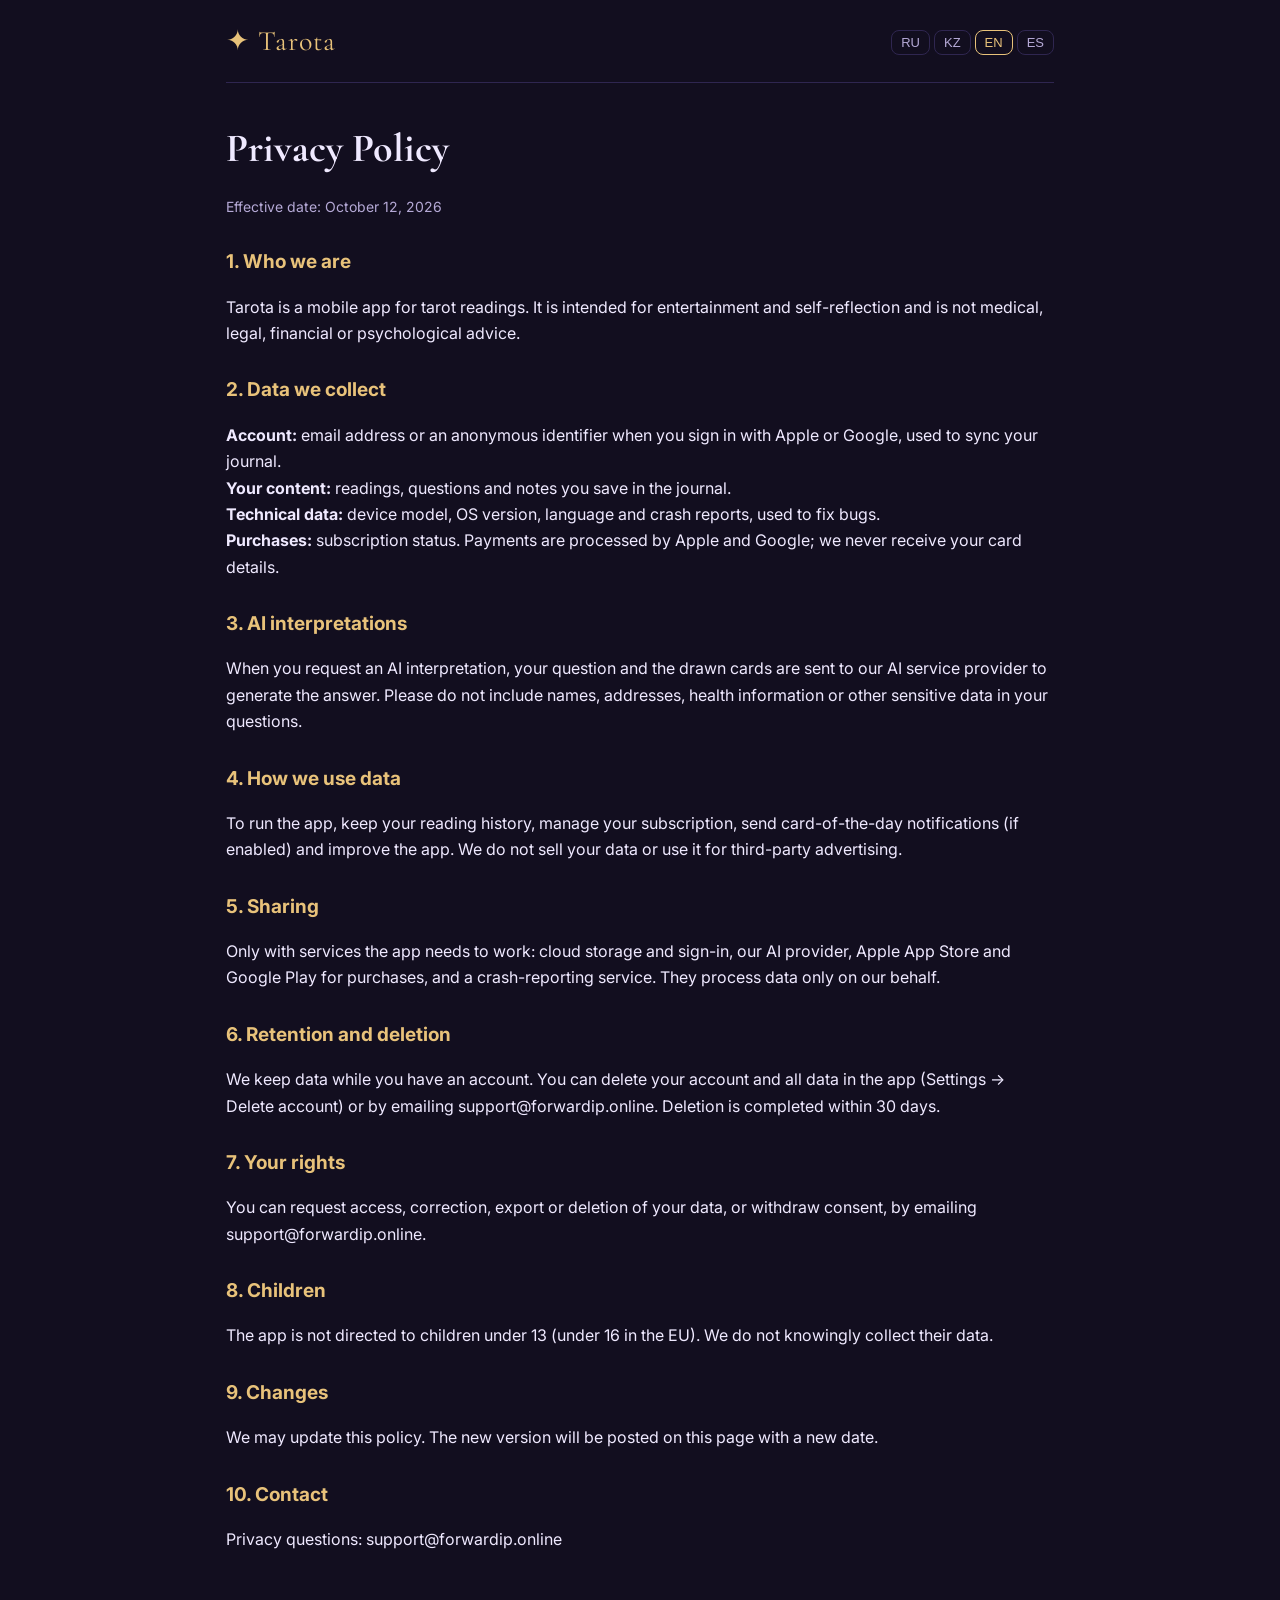
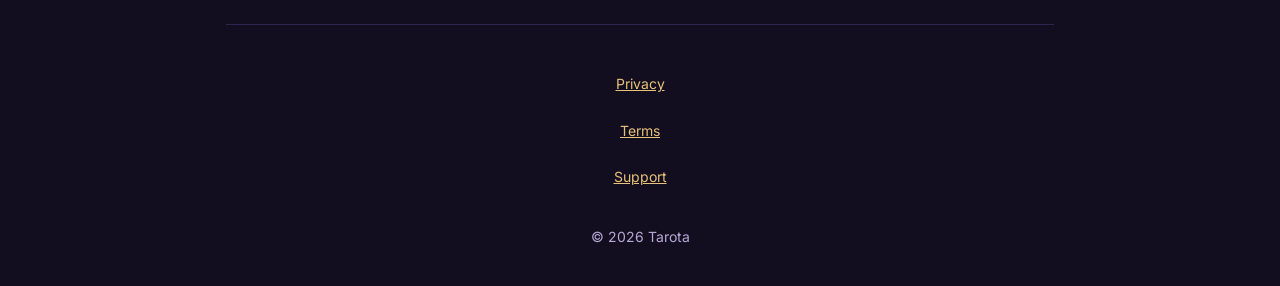
<file: privacy.html>
<!doctype html>
<html lang="en" data-lang="en"><head><meta charset="utf-8">
<meta name="viewport" content="width=device-width,initial-scale=1">
<title>Tarota — Privacy Policy</title><meta name="description" content="Tarota — tarot readings, card of the day and tarot journal.">
<link rel="preconnect" href="https://fonts.googleapis.com">
<link href="https://fonts.googleapis.com/css2?family=Cormorant+Garamond:wght@600&family=Inter:wght@400;600&display=swap" rel="stylesheet">
<link rel="stylesheet" href="style.css"><script src="lang.js"></script></head>
<body><div class="wrap">
<header><a class="logo" href="index.html">✦ Tarota</a>
<div class="langs"><button data-set="ru">RU</button><button data-set="kk">KZ</button><button data-set="en">EN</button><button data-set="es">ES</button></div></header>
<main class="doc"><div data-l="ru"><h1>Политика конфиденциальности</h1><p class="date">Дата вступления в силу: 12 октября 2026</p><h2>1. Кто мы</h2><p>Tarota — мобильное приложение для раскладов таро. Оно предназначено для развлечения и саморефлексии и не является медицинской, юридической, финансовой или психологической консультацией.</p><h2>2. Какие данные мы собираем</h2><p><b>Аккаунт:</b> адрес эл. почты или анонимный идентификатор при входе через Apple или Google — для синхронизации дневника.<br><b>Ваш контент:</b> расклады, вопросы и заметки, которые вы сохраняете в дневнике.<br><b>Технические данные:</b> модель устройства, версия ОС, язык, сведения о сбоях — для исправления ошибок.<br><b>Покупки:</b> статус подписки. Платежи обрабатывают Apple и Google, мы не получаем данные вашей карты.</p><h2>3. AI-толкования</h2><p>Когда вы запрашиваете AI-толкование, текст вопроса и выпавшие карты передаются поставщику AI-сервиса для генерации ответа. Не указывайте в вопросах имена, адреса, данные о здоровье и другую чувствительную информацию.</p><h2>4. Зачем мы используем данные</h2><p>Чтобы приложение работало, сохраняло историю раскладов, обрабатывало подписку, отправляло уведомления о карте дня (если вы их включили) и улучшалось. Мы не продаём ваши данные и не используем их для рекламы третьих лиц.</p><h2>5. Передача третьим лицам</h2><p>Только сервисам, без которых приложение не работает: облачное хранилище и вход, поставщик AI, Apple App Store и Google Play для покупок, сервис отчётов о сбоях. Они обрабатывают данные только по нашему поручению.</p><h2>6. Хранение и удаление</h2><p>Данные хранятся, пока у вас есть аккаунт. Удалить аккаунт и все данные можно в приложении: Настройки → Удалить аккаунт, или письмом на support@forwardip.online. Удаление выполняется в течение 30 дней.</p><h2>7. Ваши права</h2><p>Вы можете запросить доступ к данным, их исправление, выгрузку или удаление, а также отозвать согласие. Пишите на support@forwardip.online.</p><h2>8. Дети</h2><p>Приложение не предназначено для лиц младше 13 лет (в ЕС — младше 16). Мы сознательно не собираем их данные.</p><h2>9. Изменения</h2><p>Мы можем обновлять политику. Новая версия публикуется на этой странице с новой датой.</p><h2>10. Контакты</h2><p>Вопросы о конфиденциальности: support@forwardip.online</p></div><div data-l="kk"><h1>Құпиялылық саясаты</h1><p class="date">Күшіне енген күні: 2026 жылғы 12 қазан</p><h2>1. Біз кімбіз</h2><p>Tarota — Таро болжауларына арналған мобильді қосымша. Ол ойын-сауық пен өзін-өзі тануға арналған және медициналық, заңдық, қаржылық немесе психологиялық кеңес болып табылмайды.</p><h2>2. Қандай деректер жинаймыз</h2><p><b>Аккаунт:</b> күнделікті синхрондау үшін эл. пошта немесе Apple/Google арқылы кірген кездегі анонимді идентификатор.<br><b>Сіздің мазмұныңыз:</b> күнделікте сақталған болжаулар, сұрақтар мен жазбалар.<br><b>Техникалық деректер:</b> құрылғы моделі, ОЖ нұсқасы, тіл, ақаулар туралы мәлімет.<br><b>Сатып алулар:</b> жазылым мәртебесі. Төлемдерді Apple мен Google өңдейді, біз карта деректерін алмаймыз.</p><h2>3. AI-түсіндірмелер</h2><p>AI-түсіндірме сұрағанда, сұрақ мәтіні мен түскен карталар жауап жасау үшін AI-қызмет жеткізушісіне жіберіледі. Сұрақтарда есімдер, мекенжайлар, денсаулық туралы және басқа құпия мәліметтерді көрсетпеңіз.</p><h2>4. Деректерді не үшін қолданамыз</h2><p>Қосымша жұмыс істеуі, болжаулар тарихын сақтау, жазылымды өңдеу, күн картасы туралы хабарландыру жіберу (қосқан болсаңыз) және жақсарту үшін. Біз деректеріңізді сатпаймыз және үшінші тарап жарнамасына пайдаланбаймыз.</p><h2>5. Үшінші тараптарға беру</h2><p>Тек қосымшаның жұмысына қажетті қызметтерге: бұлтты сақтау және кіру, AI жеткізушісі, сатып алу үшін Apple App Store және Google Play, ақаулар туралы есеп беру қызметі.</p><h2>6. Сақтау және жою</h2><p>Деректер аккаунтыңыз бар кезде сақталады. Аккаунт пен барлық деректерді қосымшада жоюға болады: Баптаулар → Аккаунтты жою, немесе support@forwardip.online поштасына жазыңыз. Жою 30 күн ішінде орындалады.</p><h2>7. Сіздің құқықтарыңыз</h2><p>Деректерге қол жеткізу, түзету, жүктеп алу немесе жою, сондай-ақ келісімді кері қайтару үшін support@forwardip.online поштасына жазыңыз.</p><h2>8. Балалар</h2><p>Қосымша 13 жасқа толмаған тұлғаларға арналмаған. Біз олардың деректерін әдейі жинамаймыз.</p><h2>9. Өзгерістер</h2><p>Саясат жаңартылуы мүмкін. Жаңа нұсқа осы бетте жаңа күнмен жарияланады.</p><h2>10. Байланыс</h2><p>Құпиялылық мәселелері: support@forwardip.online</p></div><div data-l="en"><h1>Privacy Policy</h1><p class="date">Effective date: October 12, 2026</p><h2>1. Who we are</h2><p>Tarota is a mobile app for tarot readings. It is intended for entertainment and self-reflection and is not medical, legal, financial or psychological advice.</p><h2>2. Data we collect</h2><p><b>Account:</b> email address or an anonymous identifier when you sign in with Apple or Google, used to sync your journal.<br><b>Your content:</b> readings, questions and notes you save in the journal.<br><b>Technical data:</b> device model, OS version, language and crash reports, used to fix bugs.<br><b>Purchases:</b> subscription status. Payments are processed by Apple and Google; we never receive your card details.</p><h2>3. AI interpretations</h2><p>When you request an AI interpretation, your question and the drawn cards are sent to our AI service provider to generate the answer. Please do not include names, addresses, health information or other sensitive data in your questions.</p><h2>4. How we use data</h2><p>To run the app, keep your reading history, manage your subscription, send card-of-the-day notifications (if enabled) and improve the app. We do not sell your data or use it for third-party advertising.</p><h2>5. Sharing</h2><p>Only with services the app needs to work: cloud storage and sign-in, our AI provider, Apple App Store and Google Play for purchases, and a crash-reporting service. They process data only on our behalf.</p><h2>6. Retention and deletion</h2><p>We keep data while you have an account. You can delete your account and all data in the app (Settings → Delete account) or by emailing support@forwardip.online. Deletion is completed within 30 days.</p><h2>7. Your rights</h2><p>You can request access, correction, export or deletion of your data, or withdraw consent, by emailing support@forwardip.online.</p><h2>8. Children</h2><p>The app is not directed to children under 13 (under 16 in the EU). We do not knowingly collect their data.</p><h2>9. Changes</h2><p>We may update this policy. The new version will be posted on this page with a new date.</p><h2>10. Contact</h2><p>Privacy questions: support@forwardip.online</p></div><div data-l="es"><h1>Política de privacidad</h1><p class="date">Fecha de entrada en vigor: 12 de octubre de 2026</p><h2>1. Quiénes somos</h2><p>Tarota es una aplicación móvil de lecturas de tarot. Está pensada para el entretenimiento y la autorreflexión y no constituye asesoramiento médico, legal, financiero ni psicológico.</p><h2>2. Datos que recopilamos</h2><p><b>Cuenta:</b> correo electrónico o un identificador anónimo al iniciar sesión con Apple o Google, para sincronizar tu diario.<br><b>Tu contenido:</b> lecturas, preguntas y notas que guardas en el diario.<br><b>Datos técnicos:</b> modelo del dispositivo, versión del sistema, idioma e informes de errores.<br><b>Compras:</b> estado de la suscripción. Los pagos los procesan Apple y Google; nunca recibimos los datos de tu tarjeta.</p><h2>3. Interpretaciones con IA</h2><p>Cuando solicitas una interpretación con IA, tu pregunta y las cartas obtenidas se envían a nuestro proveedor de IA para generar la respuesta. No incluyas nombres, direcciones, datos de salud ni otra información sensible.</p><h2>4. Cómo usamos los datos</h2><p>Para que la app funcione, guardar tu historial, gestionar la suscripción, enviar la carta del día (si lo activas) y mejorar la app. No vendemos tus datos ni los usamos para publicidad de terceros.</p><h2>5. Compartir datos</h2><p>Solo con los servicios necesarios: almacenamiento en la nube e inicio de sesión, proveedor de IA, App Store y Google Play para las compras, y un servicio de informes de errores.</p><h2>6. Conservación y eliminación</h2><p>Conservamos los datos mientras tengas una cuenta. Puedes eliminar la cuenta y todos los datos en la app (Ajustes → Eliminar cuenta) o escribiendo a support@forwardip.online. La eliminación se completa en 30 días.</p><h2>7. Tus derechos</h2><p>Puedes solicitar acceso, rectificación, portabilidad o eliminación de tus datos, o retirar tu consentimiento, escribiendo a support@forwardip.online.</p><h2>8. Menores</h2><p>La app no está dirigida a menores de 13 años (16 en la UE). No recopilamos sus datos a sabiendas.</p><h2>9. Cambios</h2><p>Podemos actualizar esta política. La nueva versión se publicará en esta página con una nueva fecha.</p><h2>10. Contacto</h2><p>Consultas de privacidad: support@forwardip.online</p></div></main>
<footer><a href="privacy.html"><span data-l="ru">Конфиденциальность</span><span data-l="kk">Құпиялылық</span><span data-l="en">Privacy</span><span data-l="es">Privacidad</span></a>
<a href="terms.html"><span data-l="ru">Условия</span><span data-l="kk">Шарттар</span><span data-l="en">Terms</span><span data-l="es">Términos</span></a>
<a href="support.html"><span data-l="ru">Поддержка</span><span data-l="kk">Қолдау</span><span data-l="en">Support</span><span data-l="es">Soporte</span></a>
<p>© 2026 Tarota</p></footer></div></body></html>
</file>
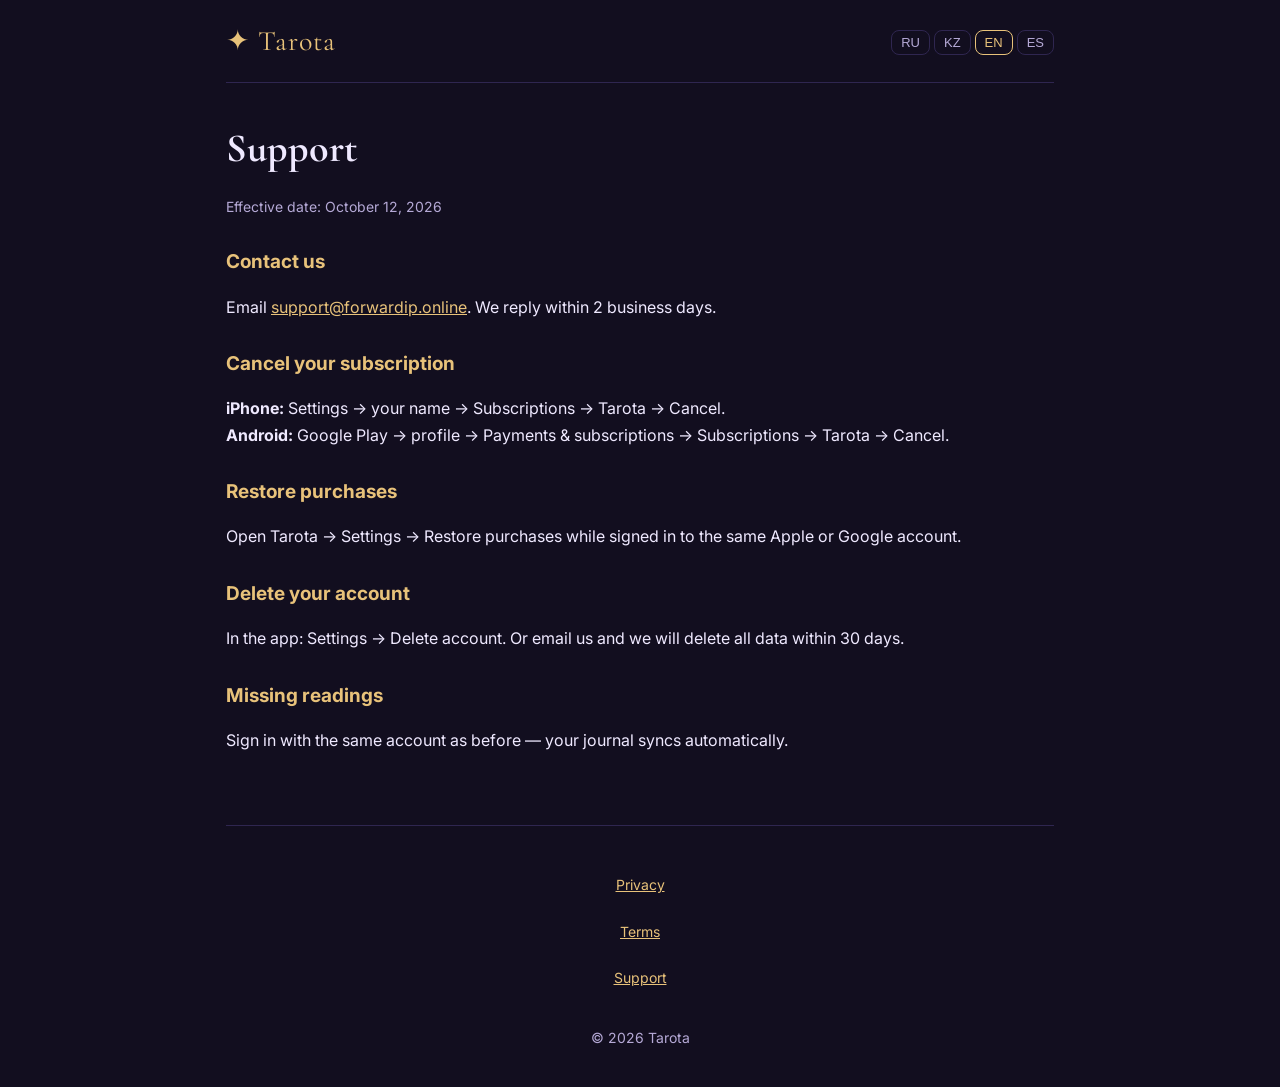
<file: support.html>
<!doctype html>
<html lang="en" data-lang="en"><head><meta charset="utf-8">
<meta name="viewport" content="width=device-width,initial-scale=1">
<title>Tarota — Support</title><meta name="description" content="Tarota — tarot readings, card of the day and tarot journal.">
<link rel="preconnect" href="https://fonts.googleapis.com">
<link href="https://fonts.googleapis.com/css2?family=Cormorant+Garamond:wght@600&family=Inter:wght@400;600&display=swap" rel="stylesheet">
<link rel="stylesheet" href="style.css"><script src="lang.js"></script></head>
<body><div class="wrap">
<header><a class="logo" href="index.html">✦ Tarota</a>
<div class="langs"><button data-set="ru">RU</button><button data-set="kk">KZ</button><button data-set="en">EN</button><button data-set="es">ES</button></div></header>
<main class="doc"><div data-l="ru"><h1>Поддержка</h1><p class="date">Дата вступления в силу: 12 октября 2026</p><h2>Связаться с нами</h2><p>Пишите на <a href='mailto:support@forwardip.online'>support@forwardip.online</a>. Отвечаем в течение 2 рабочих дней.</p><h2>Как отменить подписку</h2><p><b>iPhone:</b> Настройки → ваше имя → Подписки → Tarota → Отменить.<br><b>Android:</b> Google Play → профиль → Платежи и подписки → Подписки → Tarota → Отменить.</p><h2>Как восстановить покупки</h2><p>Откройте Tarota → Настройки → Восстановить покупки, войдя в тот же аккаунт Apple или Google.</p><h2>Как удалить аккаунт</h2><p>В приложении: Настройки → Удалить аккаунт. Или напишите нам, и мы удалим все данные в течение 30 дней.</p><h2>Пропали расклады</h2><p>Войдите в тот же аккаунт, что и раньше, — дневник синхронизируется автоматически.</p></div><div data-l="kk"><h1>Қолдау</h1><p class="date">Күшіне енген күні: 2026 жылғы 12 қазан</p><h2>Бізбен байланыс</h2><p><a href='mailto:support@forwardip.online'>support@forwardip.online</a> поштасына жазыңыз. 2 жұмыс күні ішінде жауап береміз.</p><h2>Жазылымнан қалай бас тартуға болады</h2><p><b>iPhone:</b> Баптаулар → атыңыз → Жазылымдар → Tarota → Бас тарту.<br><b>Android:</b> Google Play → профиль → Төлемдер мен жазылымдар → Жазылымдар → Tarota → Бас тарту.</p><h2>Сатып алуларды қалпына келтіру</h2><p>Tarota → Баптаулар → Сатып алуларды қалпына келтіру. Сол Apple немесе Google аккаунтымен кіріңіз.</p><h2>Аккаунтты жою</h2><p>Қосымшада: Баптаулар → Аккаунтты жою. Немесе бізге жазыңыз, барлық деректерді 30 күн ішінде жоямыз.</p><h2>Болжаулар жоғалды</h2><p>Бұрынғы аккаунтқа кіріңіз — күнделік автоматты түрде синхрондалады.</p></div><div data-l="en"><h1>Support</h1><p class="date">Effective date: October 12, 2026</p><h2>Contact us</h2><p>Email <a href='mailto:support@forwardip.online'>support@forwardip.online</a>. We reply within 2 business days.</p><h2>Cancel your subscription</h2><p><b>iPhone:</b> Settings → your name → Subscriptions → Tarota → Cancel.<br><b>Android:</b> Google Play → profile → Payments & subscriptions → Subscriptions → Tarota → Cancel.</p><h2>Restore purchases</h2><p>Open Tarota → Settings → Restore purchases while signed in to the same Apple or Google account.</p><h2>Delete your account</h2><p>In the app: Settings → Delete account. Or email us and we will delete all data within 30 days.</p><h2>Missing readings</h2><p>Sign in with the same account as before — your journal syncs automatically.</p></div><div data-l="es"><h1>Soporte</h1><p class="date">Fecha de entrada en vigor: 12 de octubre de 2026</p><h2>Contacto</h2><p>Escribe a <a href='mailto:support@forwardip.online'>support@forwardip.online</a>. Respondemos en 2 días hábiles.</p><h2>Cancelar la suscripción</h2><p><b>iPhone:</b> Ajustes → tu nombre → Suscripciones → Tarota → Cancelar.<br><b>Android:</b> Google Play → perfil → Pagos y suscripciones → Suscripciones → Tarota → Cancelar.</p><h2>Restaurar compras</h2><p>Abre Tarota → Ajustes → Restaurar compras con la misma cuenta de Apple o Google.</p><h2>Eliminar la cuenta</h2><p>En la app: Ajustes → Eliminar cuenta. O escríbenos y eliminaremos todos los datos en 30 días.</p><h2>Lecturas perdidas</h2><p>Inicia sesión con la misma cuenta de antes: tu diario se sincroniza automáticamente.</p></div></main>
<footer><a href="privacy.html"><span data-l="ru">Конфиденциальность</span><span data-l="kk">Құпиялылық</span><span data-l="en">Privacy</span><span data-l="es">Privacidad</span></a>
<a href="terms.html"><span data-l="ru">Условия</span><span data-l="kk">Шарттар</span><span data-l="en">Terms</span><span data-l="es">Términos</span></a>
<a href="support.html"><span data-l="ru">Поддержка</span><span data-l="kk">Қолдау</span><span data-l="en">Support</span><span data-l="es">Soporte</span></a>
<p>© 2026 Tarota</p></footer></div></body></html>
</file>
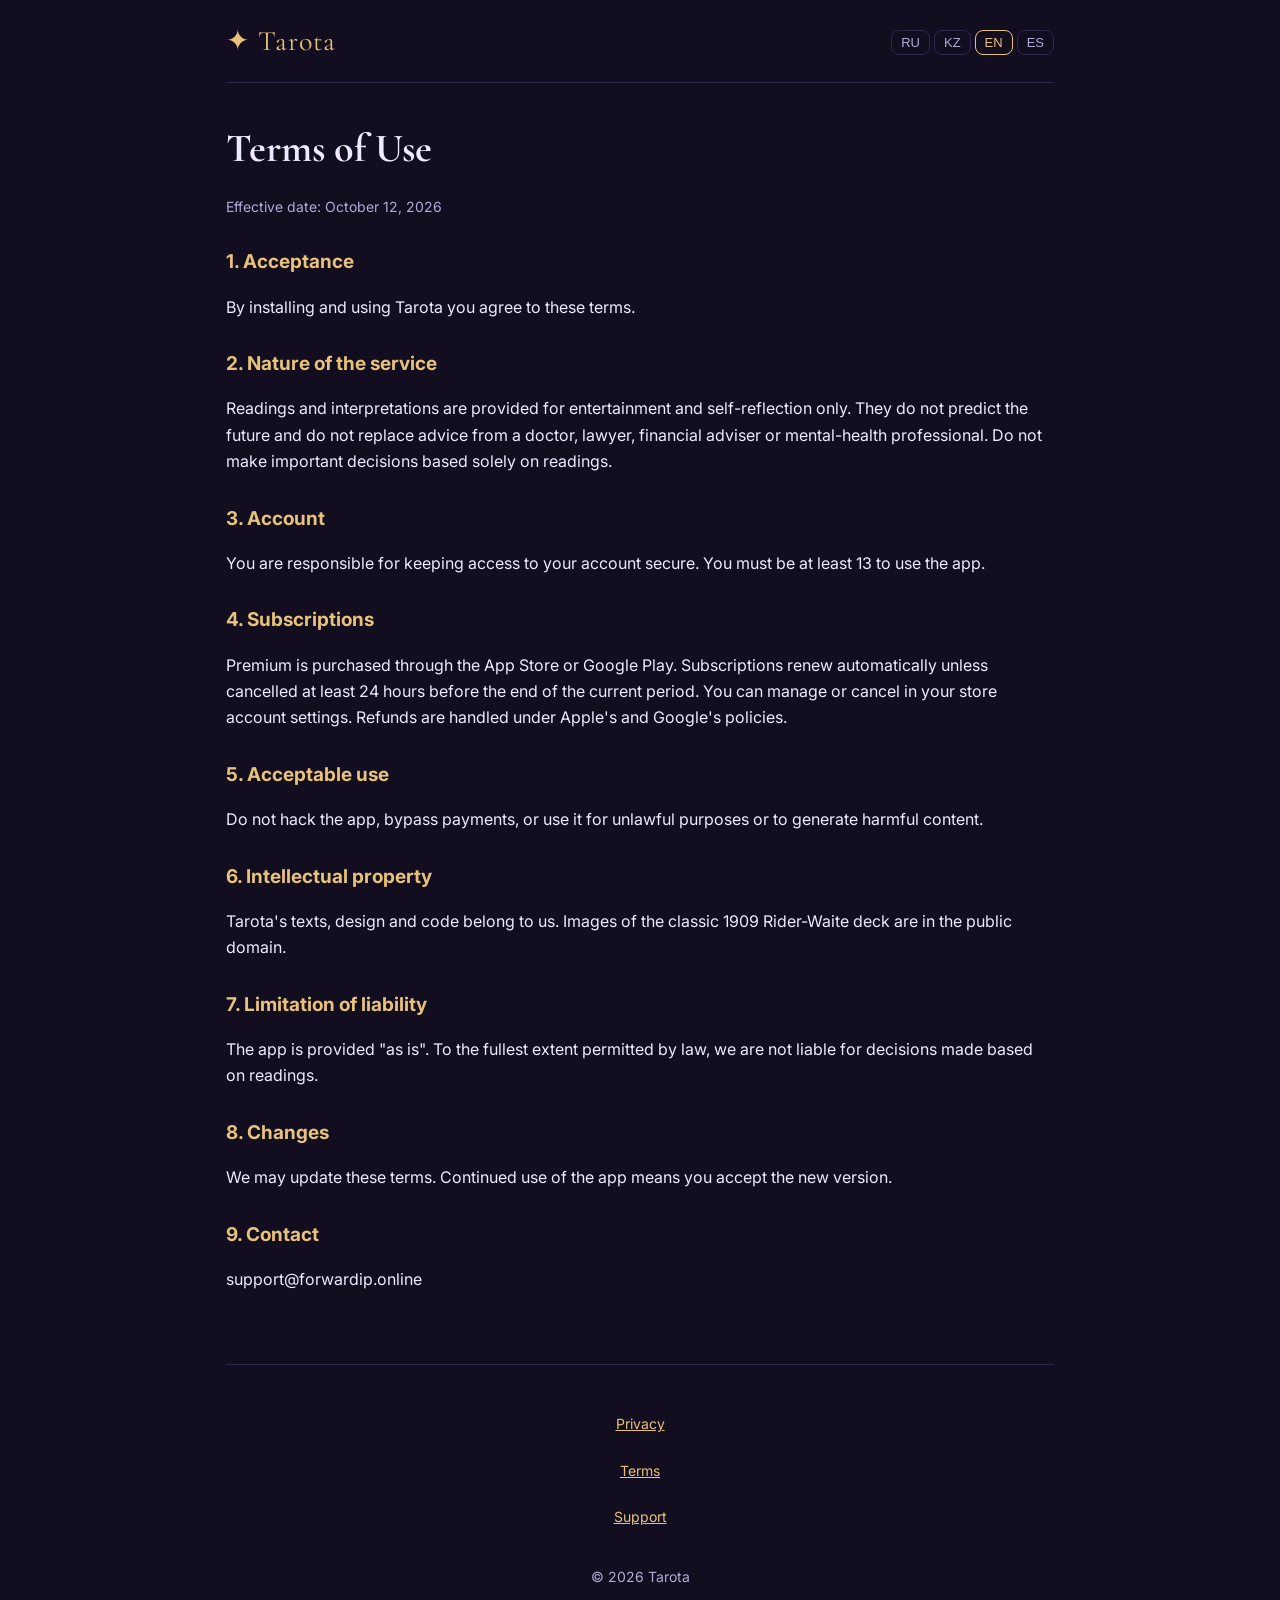
<file: terms.html>
<!doctype html>
<html lang="en" data-lang="en"><head><meta charset="utf-8">
<meta name="viewport" content="width=device-width,initial-scale=1">
<title>Tarota — Terms of Use</title><meta name="description" content="Tarota — tarot readings, card of the day and tarot journal.">
<link rel="preconnect" href="https://fonts.googleapis.com">
<link href="https://fonts.googleapis.com/css2?family=Cormorant+Garamond:wght@600&family=Inter:wght@400;600&display=swap" rel="stylesheet">
<link rel="stylesheet" href="style.css"><script src="lang.js"></script></head>
<body><div class="wrap">
<header><a class="logo" href="index.html">✦ Tarota</a>
<div class="langs"><button data-set="ru">RU</button><button data-set="kk">KZ</button><button data-set="en">EN</button><button data-set="es">ES</button></div></header>
<main class="doc"><div data-l="ru"><h1>Условия использования</h1><p class="date">Дата вступления в силу: 12 октября 2026</p><h2>1. Принятие условий</h2><p>Устанавливая и используя Tarota, вы соглашаетесь с этими условиями.</p><h2>2. Характер сервиса</h2><p>Расклады и толкования предоставляются только для развлечения и саморефлексии. Они не предсказывают будущее и не заменяют консультацию врача, юриста, финансового консультанта или психолога. Не принимайте важных решений только на основании раскладов.</p><h2>3. Аккаунт</h2><p>Вы отвечаете за сохранность доступа к своему аккаунту. Приложением могут пользоваться лица старше 13 лет.</p><h2>4. Подписки</h2><p>Premium оформляется через App Store или Google Play. Подписка продлевается автоматически, если не отменить её минимум за 24 часа до конца периода. Управлять подпиской и отменить её можно в настройках аккаунта магазина приложений. Возвраты регулируются правилами Apple и Google.</p><h2>5. Допустимое использование</h2><p>Запрещено взламывать приложение, обходить оплату, использовать его в незаконных целях или для создания вредного контента.</p><h2>6. Интеллектуальная собственность</h2><p>Тексты, дизайн и код Tarota принадлежат нам. Изображения классической колоды Райдера-Уэйта (1909) находятся в общественном достоянии.</p><h2>7. Ограничение ответственности</h2><p>Приложение предоставляется «как есть». В максимальной степени, допустимой законом, мы не несём ответственности за решения, принятые на основании раскладов.</p><h2>8. Изменения</h2><p>Мы можем обновлять условия. Продолжая пользоваться приложением, вы принимаете новую версию.</p><h2>9. Контакты</h2><p>support@forwardip.online</p></div><div data-l="kk"><h1>Пайдалану шарттары</h1><p class="date">Күшіне енген күні: 2026 жылғы 12 қазан</p><h2>1. Шарттарды қабылдау</h2><p>Tarota-ны орнатып, пайдалана отырып, сіз осы шарттармен келісесіз.</p><h2>2. Қызметтің сипаты</h2><p>Болжаулар мен түсіндірмелер тек ойын-сауық пен өзін-өзі тану үшін беріледі. Олар болашақты болжамайды және дәрігердің, заңгердің, қаржы кеңесшісінің немесе психологтың кеңесін алмастырмайды.</p><h2>3. Аккаунт</h2><p>Аккаунтқа кіру қауіпсіздігіне өзіңіз жауаптысыз. Қосымшаны 13 жастан асқан тұлғалар пайдалана алады.</p><h2>4. Жазылымдар</h2><p>Premium App Store немесе Google Play арқылы рәсімделеді. Кезең аяқталғанға дейін кемінде 24 сағат бұрын бас тартпасаңыз, жазылым автоматты түрде ұзартылады. Жазылымды дүкен аккаунтының баптауларында басқаруға болады. Қайтарулар Apple мен Google ережелерімен реттеледі.</p><h2>5. Рұқсат етілген пайдалану</h2><p>Қосымшаны бұзуға, төлемді айналып өтуге, заңсыз мақсатта пайдалануға тыйым салынады.</p><h2>6. Зияткерлік меншік</h2><p>Tarota мәтіндері, дизайны мен коды бізге тиесілі. Райдер-Уэйт классикалық колодасының (1909) суреттері қоғамдық игілікте.</p><h2>7. Жауапкершілікті шектеу</h2><p>Қосымша «сол күйінде» беріледі. Заң рұқсат еткен шекте біз болжаулар негізінде қабылданған шешімдерге жауап бермейміз.</p><h2>8. Өзгерістер</h2><p>Шарттар жаңартылуы мүмкін. Қосымшаны пайдалануды жалғастыра отырып, жаңа нұсқаны қабылдайсыз.</p><h2>9. Байланыс</h2><p>support@forwardip.online</p></div><div data-l="en"><h1>Terms of Use</h1><p class="date">Effective date: October 12, 2026</p><h2>1. Acceptance</h2><p>By installing and using Tarota you agree to these terms.</p><h2>2. Nature of the service</h2><p>Readings and interpretations are provided for entertainment and self-reflection only. They do not predict the future and do not replace advice from a doctor, lawyer, financial adviser or mental-health professional. Do not make important decisions based solely on readings.</p><h2>3. Account</h2><p>You are responsible for keeping access to your account secure. You must be at least 13 to use the app.</p><h2>4. Subscriptions</h2><p>Premium is purchased through the App Store or Google Play. Subscriptions renew automatically unless cancelled at least 24 hours before the end of the current period. You can manage or cancel in your store account settings. Refunds are handled under Apple's and Google's policies.</p><h2>5. Acceptable use</h2><p>Do not hack the app, bypass payments, or use it for unlawful purposes or to generate harmful content.</p><h2>6. Intellectual property</h2><p>Tarota's texts, design and code belong to us. Images of the classic 1909 Rider-Waite deck are in the public domain.</p><h2>7. Limitation of liability</h2><p>The app is provided "as is". To the fullest extent permitted by law, we are not liable for decisions made based on readings.</p><h2>8. Changes</h2><p>We may update these terms. Continued use of the app means you accept the new version.</p><h2>9. Contact</h2><p>support@forwardip.online</p></div><div data-l="es"><h1>Términos de uso</h1><p class="date">Fecha de entrada en vigor: 12 de octubre de 2026</p><h2>1. Aceptación</h2><p>Al instalar y usar Tarota aceptas estos términos.</p><h2>2. Naturaleza del servicio</h2><p>Las lecturas e interpretaciones se ofrecen solo con fines de entretenimiento y autorreflexión. No predicen el futuro ni sustituyen el consejo de un médico, abogado, asesor financiero o profesional de salud mental.</p><h2>3. Cuenta</h2><p>Eres responsable de proteger el acceso a tu cuenta. Debes tener al menos 13 años para usar la app.</p><h2>4. Suscripciones</h2><p>Premium se compra a través de App Store o Google Play. La suscripción se renueva automáticamente salvo que la canceles al menos 24 horas antes del final del periodo. Puedes gestionarla o cancelarla en los ajustes de tu cuenta de la tienda. Los reembolsos se rigen por las políticas de Apple y Google.</p><h2>5. Uso aceptable</h2><p>No está permitido piratear la app, eludir los pagos ni usarla con fines ilegales o para generar contenido dañino.</p><h2>6. Propiedad intelectual</h2><p>Los textos, el diseño y el código de Tarota nos pertenecen. Las imágenes de la baraja clásica Rider-Waite (1909) son de dominio público.</p><h2>7. Limitación de responsabilidad</h2><p>La app se ofrece "tal cual". En la máxima medida permitida por la ley, no somos responsables de las decisiones tomadas a partir de las lecturas.</p><h2>8. Cambios</h2><p>Podemos actualizar estos términos. Si sigues usando la app, aceptas la nueva versión.</p><h2>9. Contacto</h2><p>support@forwardip.online</p></div></main>
<footer><a href="privacy.html"><span data-l="ru">Конфиденциальность</span><span data-l="kk">Құпиялылық</span><span data-l="en">Privacy</span><span data-l="es">Privacidad</span></a>
<a href="terms.html"><span data-l="ru">Условия</span><span data-l="kk">Шарттар</span><span data-l="en">Terms</span><span data-l="es">Términos</span></a>
<a href="support.html"><span data-l="ru">Поддержка</span><span data-l="kk">Қолдау</span><span data-l="en">Support</span><span data-l="es">Soporte</span></a>
<p>© 2026 Tarota</p></footer></div></body></html>
</file>
<file: style.css>
:root{--bg:#120e1f;--bg2:#1c1630;--text:#efe9ff;--muted:#b5a9d6;--gold:#e8c27a;--line:#2f2650}
*{box-sizing:border-box}
body{margin:0;background:var(--bg);color:var(--text);font:16px/1.65 "Inter",system-ui,sans-serif}
a{color:var(--gold)}
.wrap{max-width:860px;margin:0 auto;padding:0 16px}
header{display:flex;justify-content:space-between;align-items:center;padding:18px 0;border-bottom:1px solid var(--line)}
.logo{font-family:"Cormorant Garamond",serif;font-size:28px;color:var(--gold);text-decoration:none;letter-spacing:1px}
.langs button{background:none;border:1px solid var(--line);color:var(--muted);border-radius:8px;padding:4px 9px;margin-left:4px;cursor:pointer;font-size:13px}
.langs button.on{border-color:var(--gold);color:var(--gold)}
.hero{text-align:center;padding:64px 0 40px}
.hero h1{font-family:"Cormorant Garamond",serif;font-size:clamp(36px,7vw,60px);line-height:1.1;margin:0 0 16px}
.hero p{color:var(--muted);font-size:18px;max-width:560px;margin:0 auto}
.stores{display:flex;gap:12px;justify-content:center;flex-wrap:wrap;margin-top:28px}
.stores span{border:1px solid var(--gold);color:var(--gold);border-radius:12px;padding:10px 18px}
.grid{display:grid;grid-template-columns:repeat(auto-fit,minmax(220px,1fr));gap:14px;padding:24px 0 48px}
.card{background:var(--bg2);border:1px solid var(--line);border-radius:14px;padding:20px}
.card h3{margin:0 0 6px;color:var(--gold);font-size:17px}
.card p{margin:0;color:var(--muted);font-size:15px}
.doc{padding:32px 0 56px}
.doc h1{font-family:"Cormorant Garamond",serif;font-size:40px;margin:0 0 4px}
.doc h2{font-size:19px;color:var(--gold);margin:28px 0 6px}
.doc .date{color:var(--muted);font-size:14px}
footer{border-top:1px solid var(--line);padding:24px 0;color:var(--muted);font-size:14px;text-align:center}
footer a{margin:0 8px}
[data-l]{display:none}
html[data-lang=ru] [data-l=ru],html[data-lang=kk] [data-l=kk],html[data-lang=en] [data-l=en],html[data-lang=es] [data-l=es]{display:block}

.stores a.gp{background:var(--gold);color:#120e1f;border-radius:12px;padding:10px 20px;font-weight:700;text-decoration:none}
.stores a.gp:hover{filter:brightness(1.08)}
.stores span{opacity:.75}
</file>
